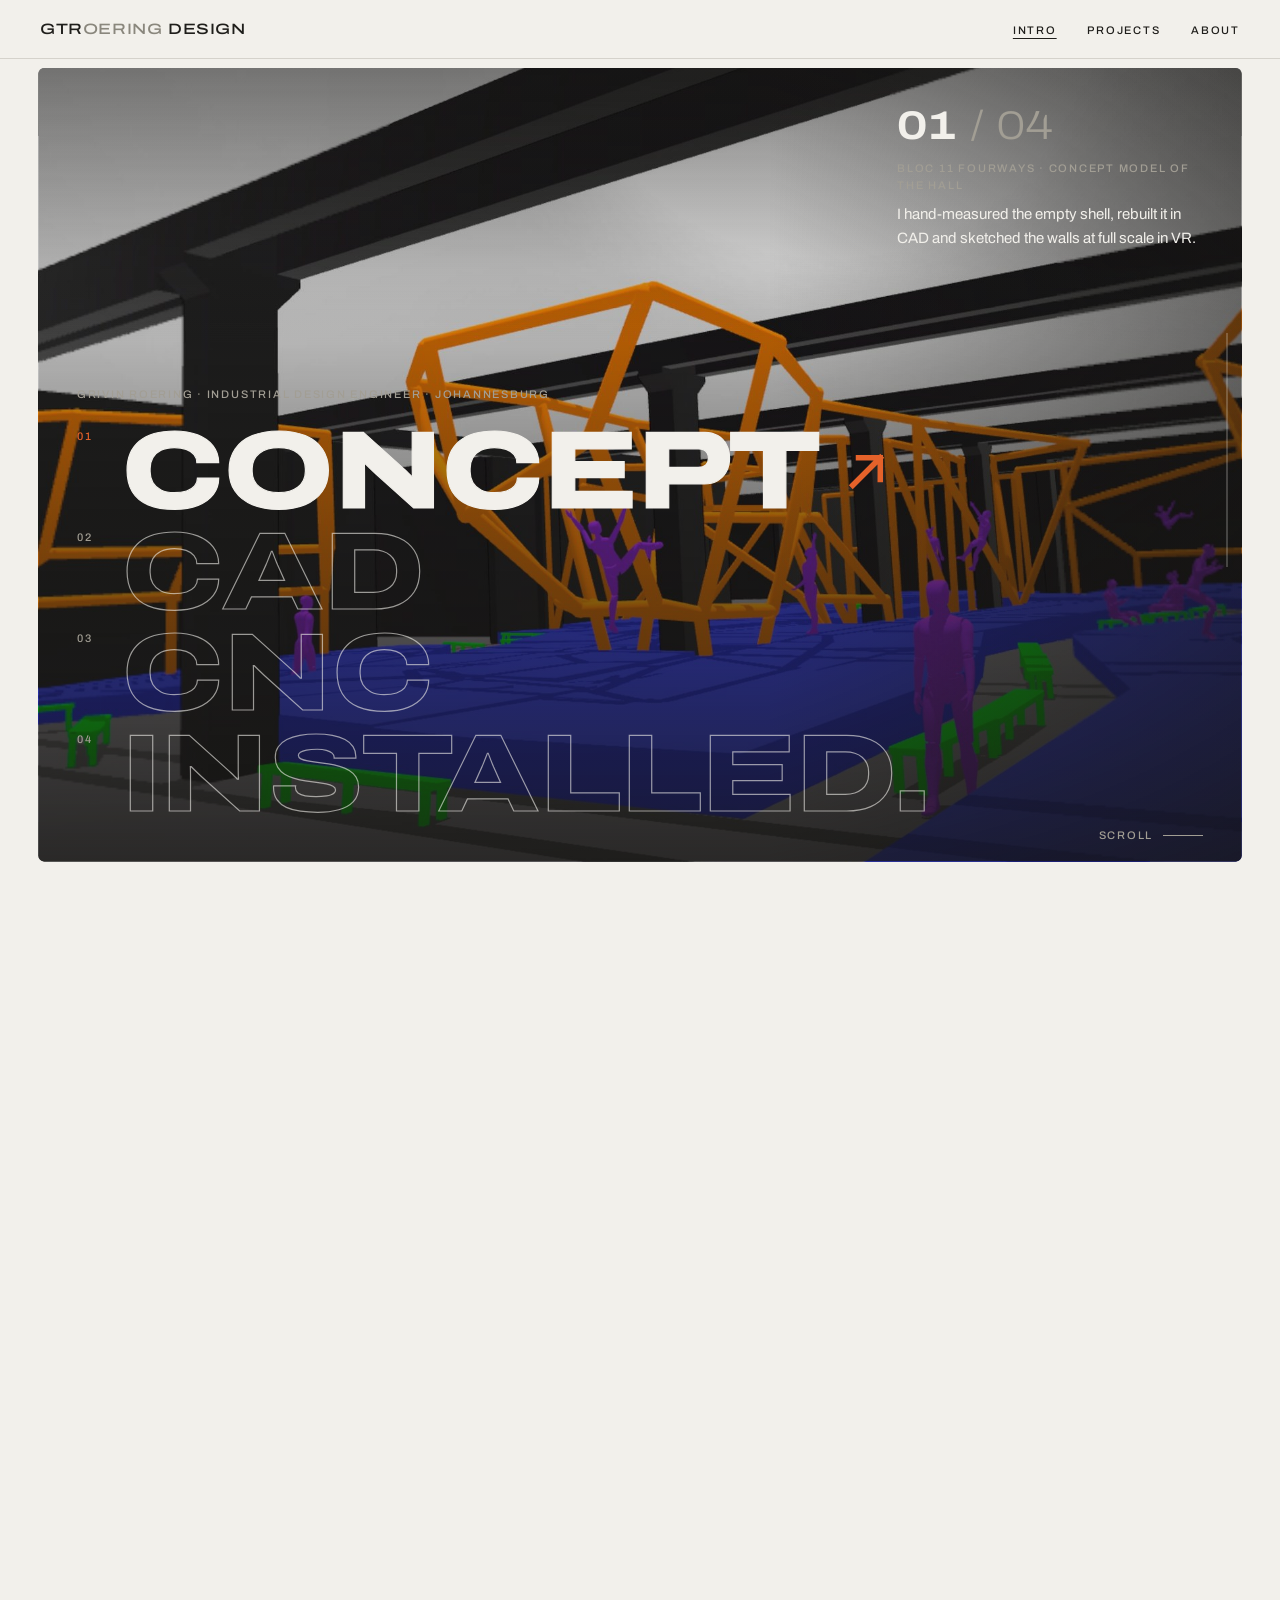
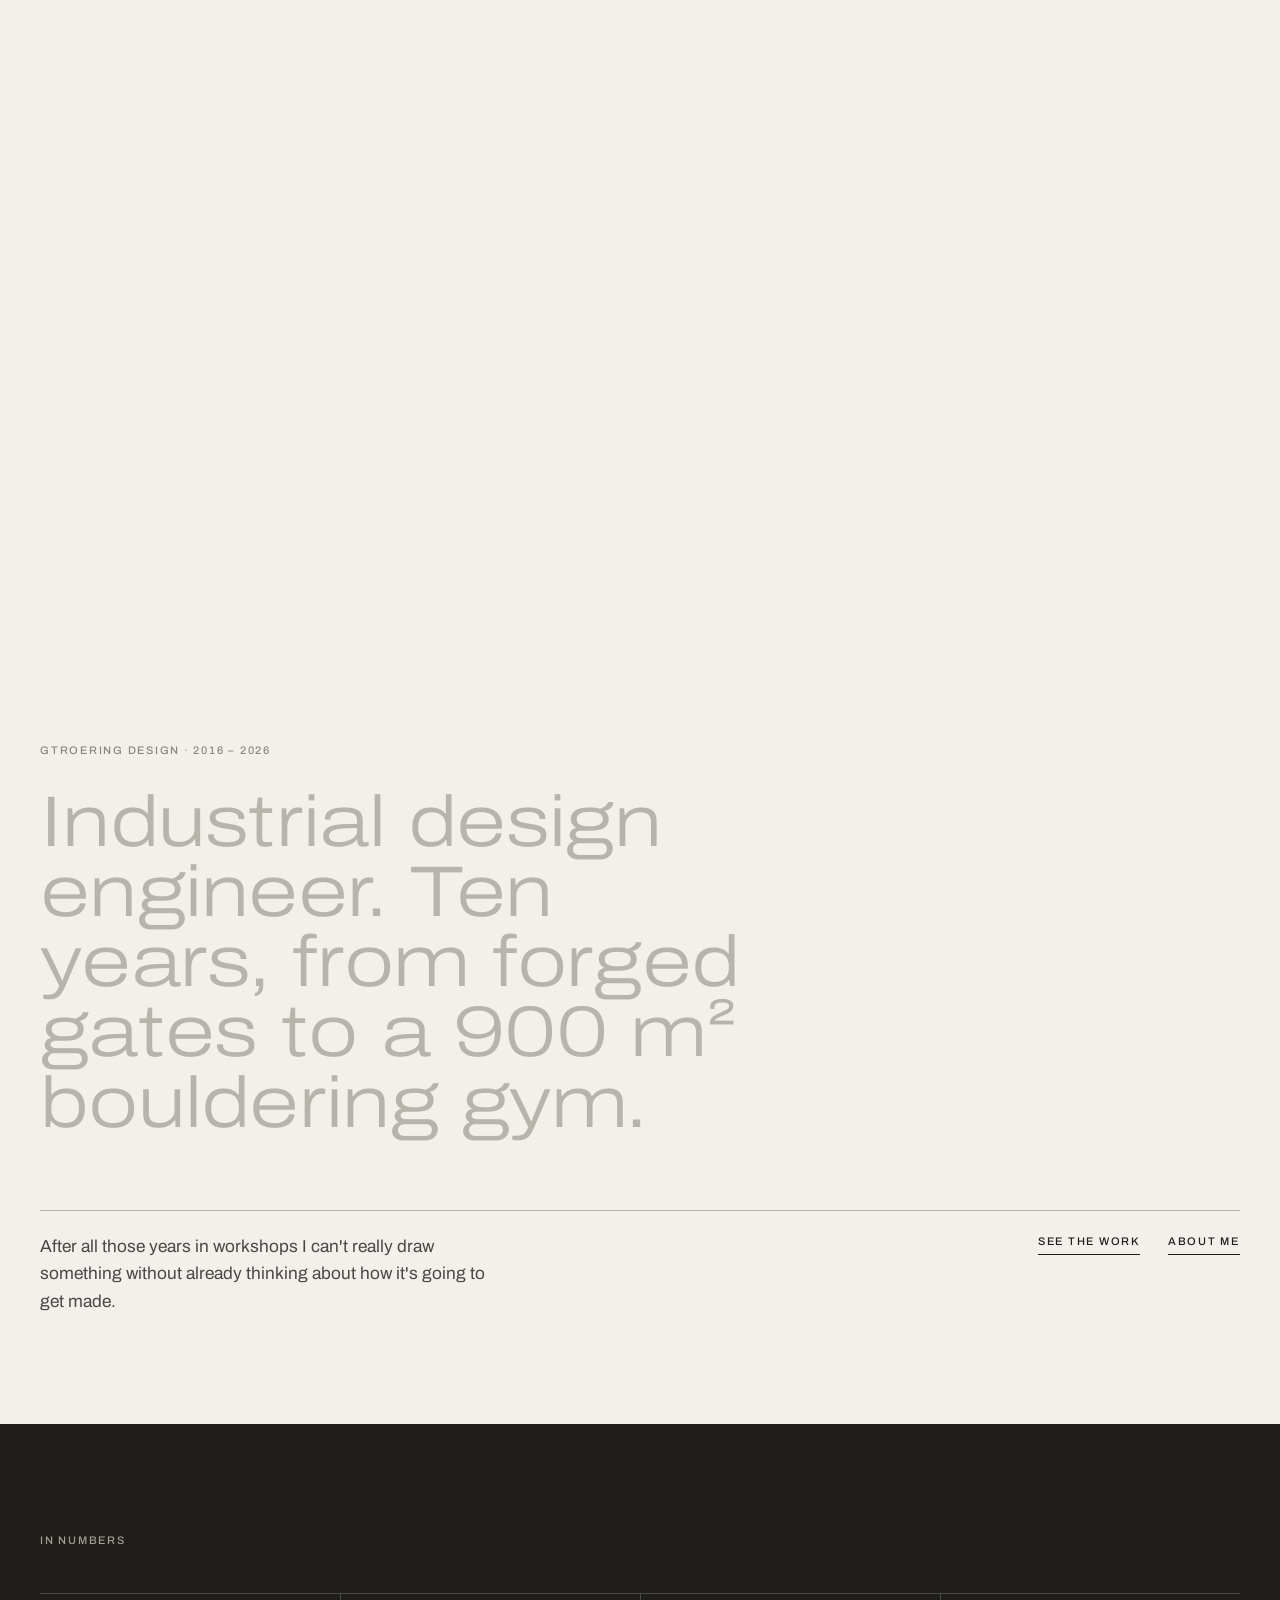
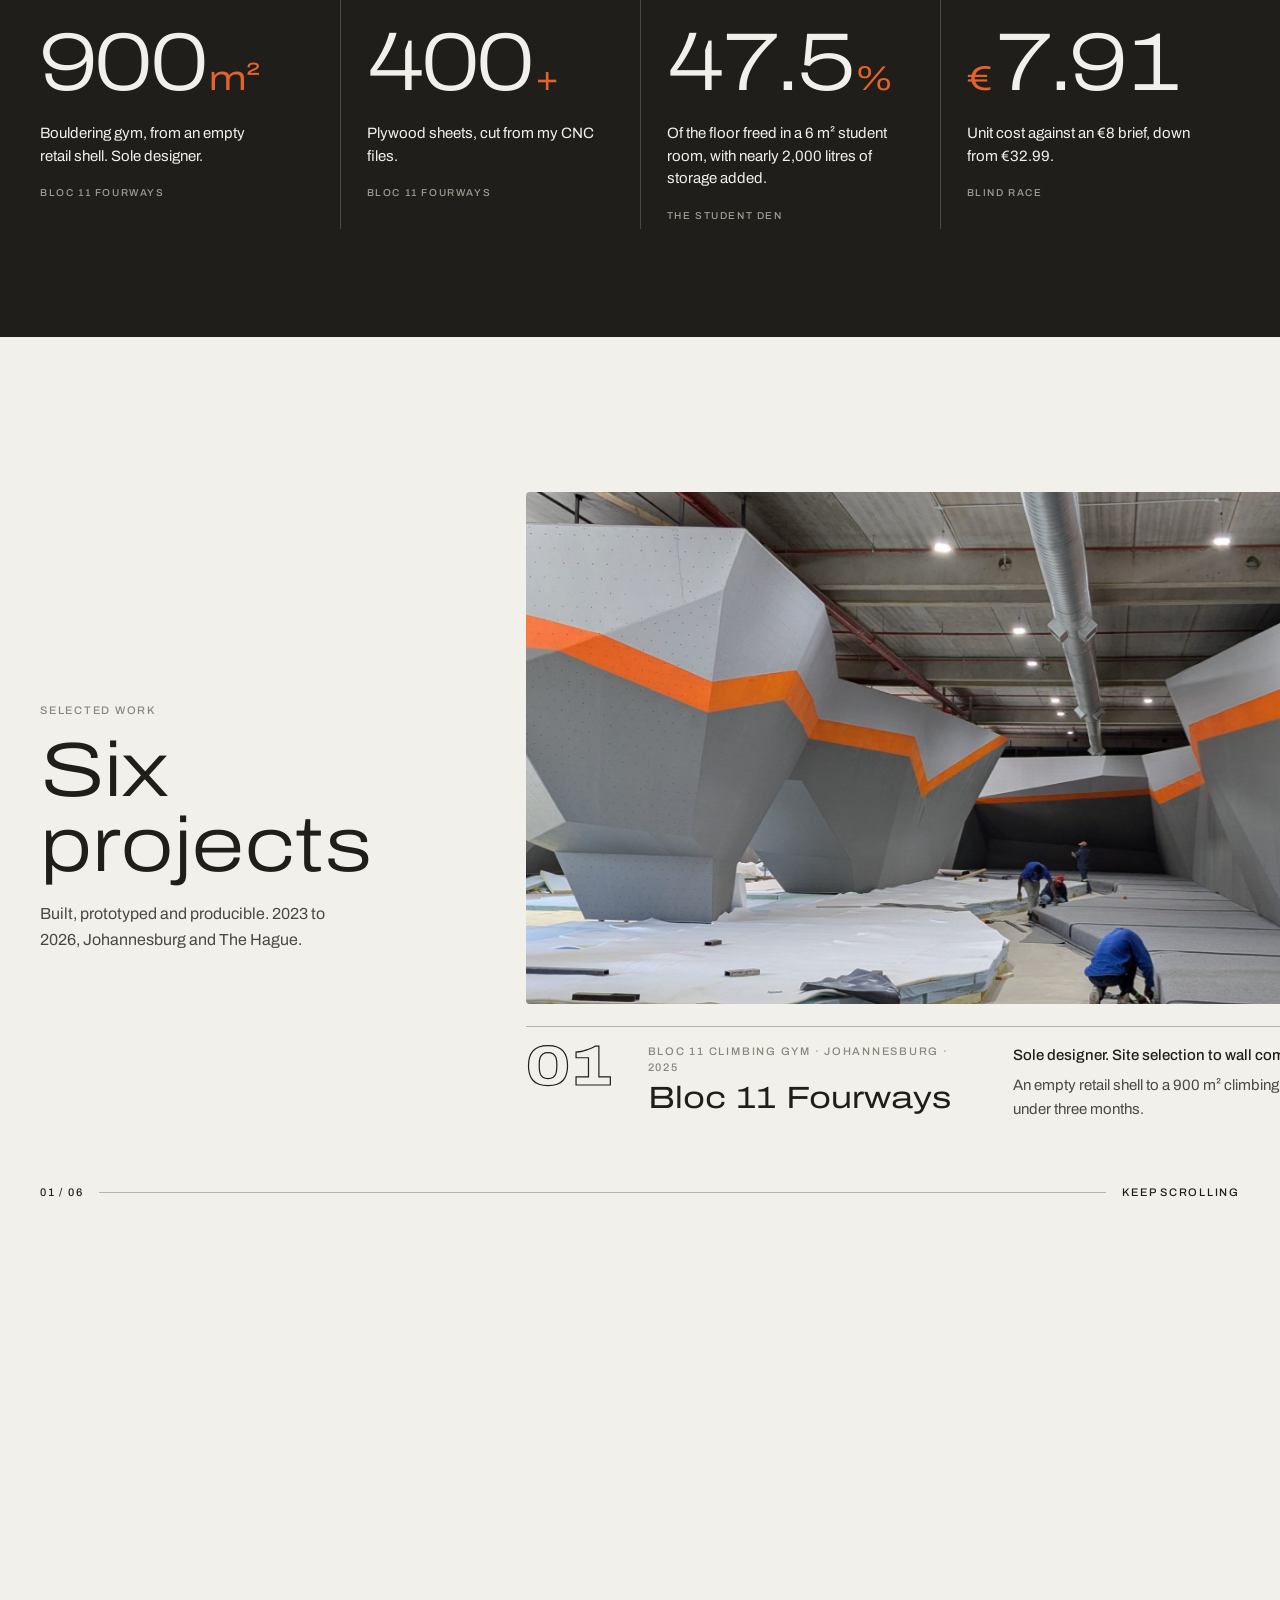
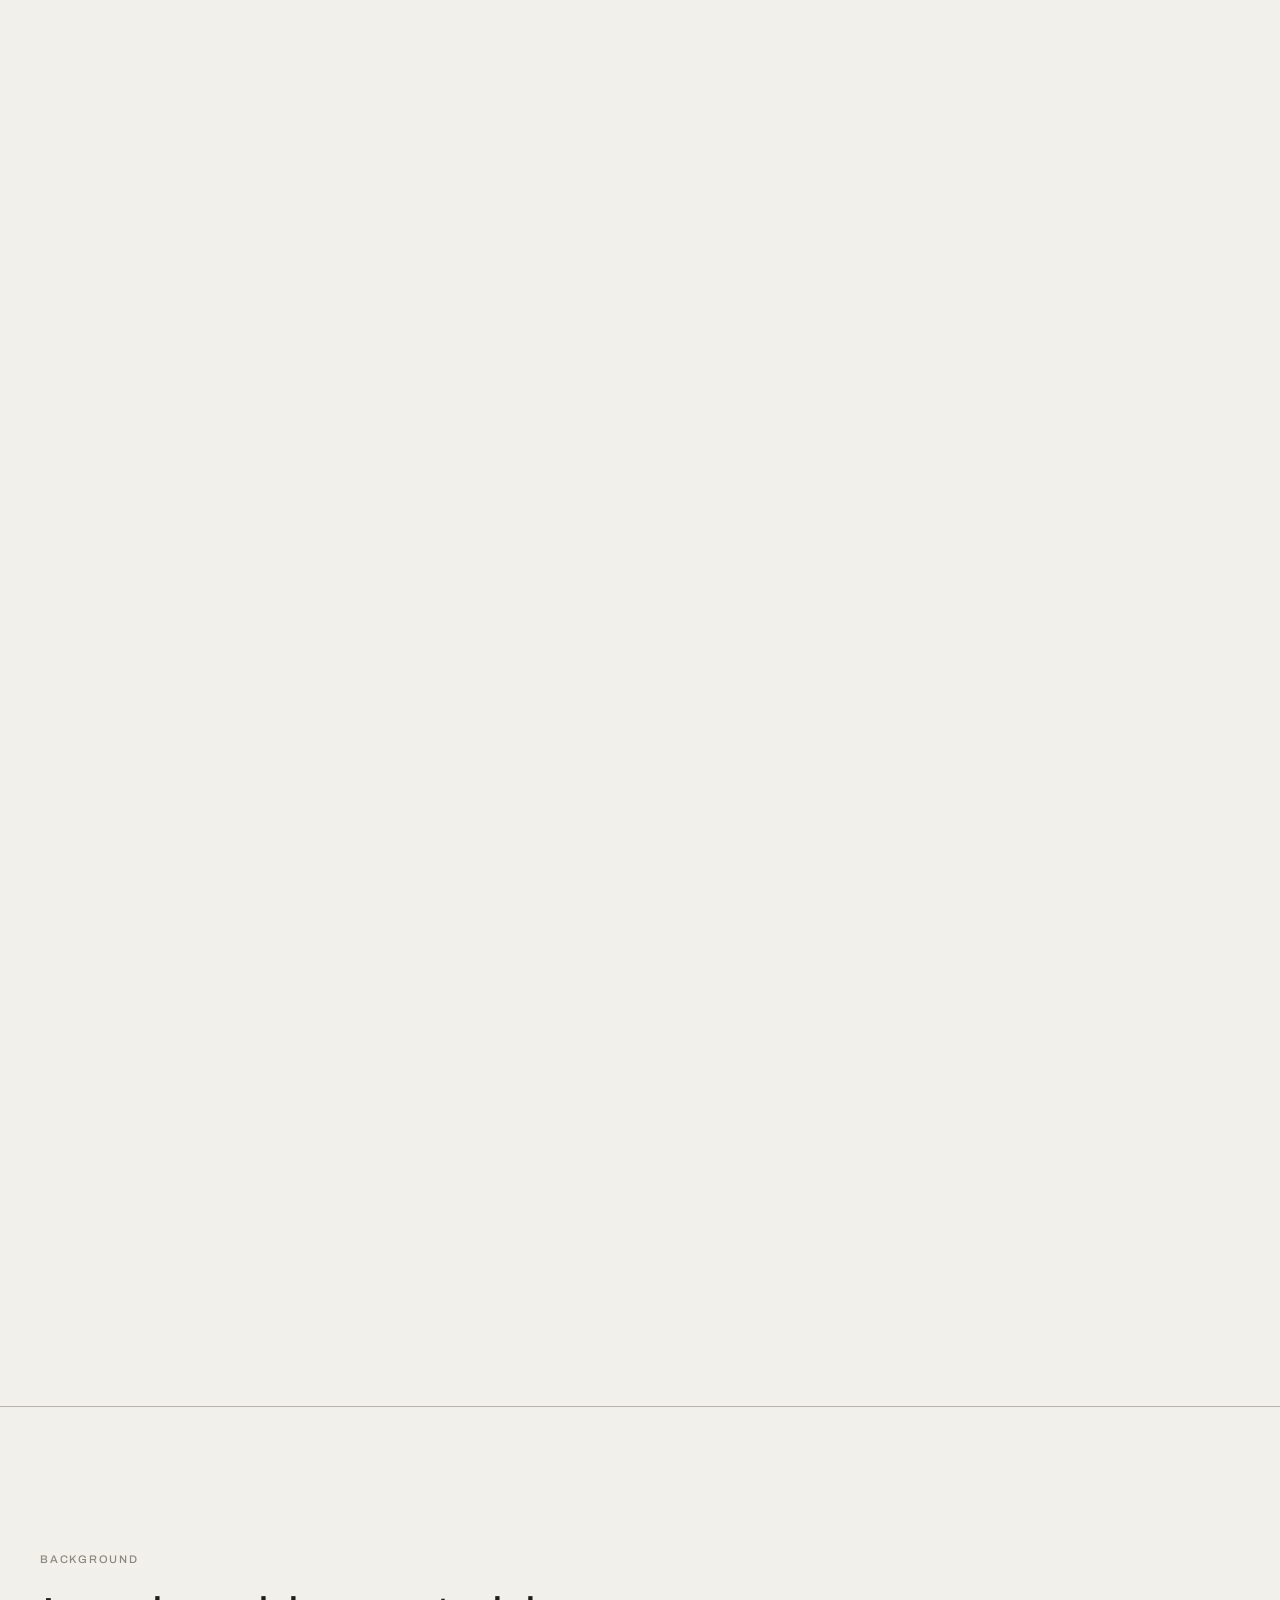
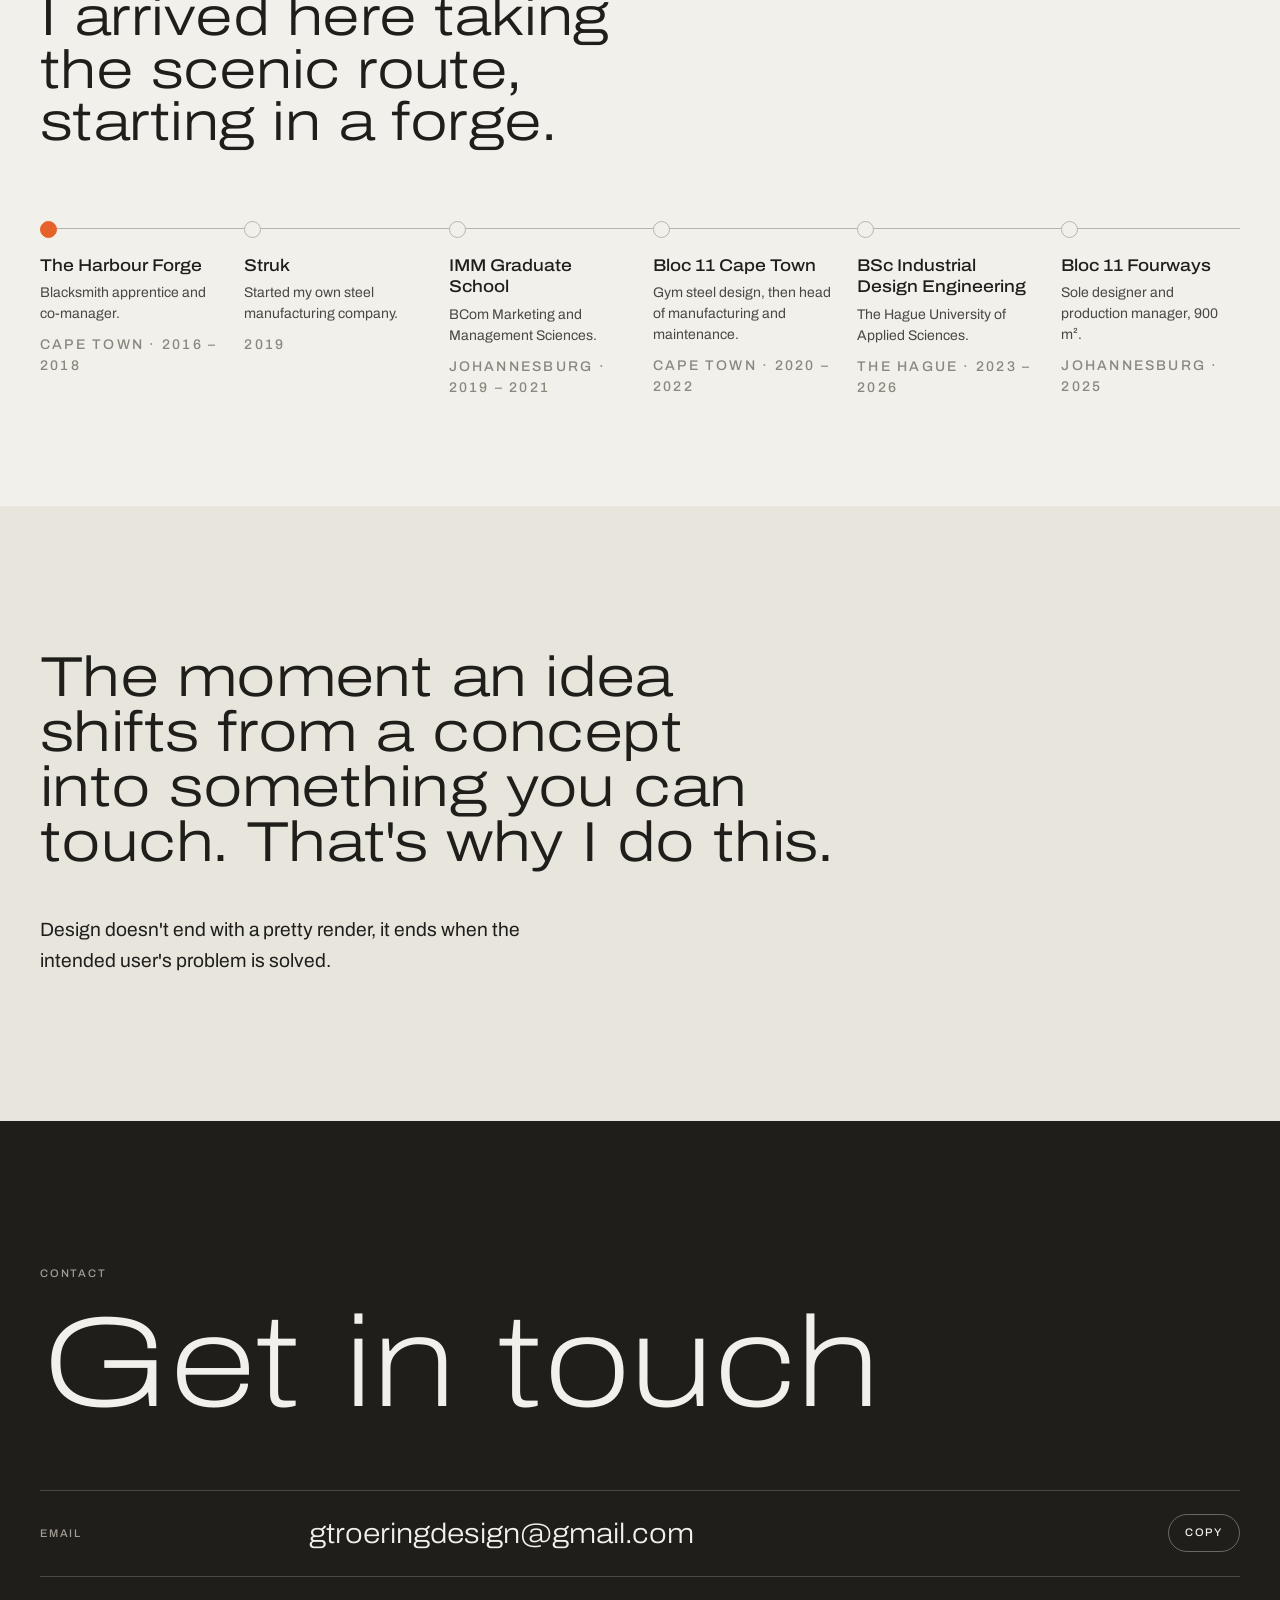
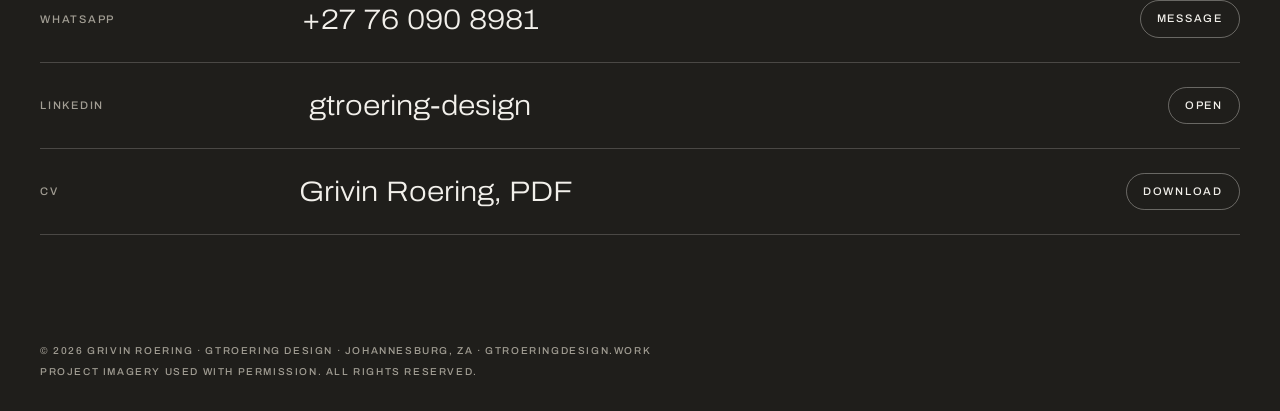
<file: index.html>
<!doctype html>
<html lang="en">
<head>
<meta charset="utf-8">
<meta name="viewport" content="width=device-width, initial-scale=1, viewport-fit=cover">
<title>GTRoering Design</title>
<meta name="description" content="Grivin Roering, industrial design engineer in Johannesburg. Concept to CAD to CNC to installed.">
<meta property="og:type" content="website">
<meta property="og:site_name" content="GTRoering Design">
<meta property="og:title" content="GTRoering Design">
<meta property="og:description" content="Grivin Roering, industrial design engineer in Johannesburg. Concept to CAD to CNC to installed.">
<meta property="og:url" content="https://gtroeringdesign.work/">
<meta property="og:image" content="https://gtroeringdesign.work/og-image.jpg">
<meta property="og:image:width" content="1200">
<meta property="og:image:height" content="630">
<meta name="twitter:card" content="summary_large_image">
<link rel="icon" href="favicon.ico" sizes="any">
<link rel="icon" type="image/png" href="favicon.png">
<link rel="apple-touch-icon" href="apple-touch-icon.png">
<link rel="preconnect" href="https://fonts.googleapis.com">
<link rel="preconnect" href="https://fonts.gstatic.com" crossorigin>
<link rel="stylesheet" href="https://fonts.googleapis.com/css2?family=Archivo:wdth,wght@62..125,100..900&display=swap">
<link rel="stylesheet" href="site.css?v=12">
<style>
  :root { padding-top: env(safe-area-inset-top, 0px); padding-bottom: env(safe-area-inset-bottom, 0px); }
  [hidden] { display: none !important; }
</style>
</head>
<body>
<nav class="nav wrap" aria-label="Main">
  <a class="mark" href="#top">GTR<span>oering</span> Design</a>
  <ul>
    <li><a href="./" aria-current="page">Intro</a></li>
    <li><a href="projects.html">Projects</a></li>
    <li><a href="about.html">About</a></li>
  </ul>
</nav>

<main id="top" class="no-js">
  <!-- 1. Process sequence. Four steps, told through the Bloc 11 Fourways build. -->
  <section class="hero" id="process" aria-label="How I work">
    <div class="hero-stage">
      <div class="hero-frame">
        <img class="hero-img on" src="img/intro-01-concept.jpg" alt="Concept model of the Bloc 11 Fourways hall: orange wall structures over blue matting, with figures for scale" width="2560" height="1440" fetchpriority="high">
        <img class="hero-img" src="img/intro-02-cad.jpg" alt="CAD model of the Bloc 11 Fourways hall with the wall structures and red plywood spines in place" width="2352" height="1007">
        <img class="hero-img" src="img/intro-03-cnc.jpg" alt="CNC router cutting plywood wall parts from a full sheet" width="2452" height="1181">
        <img class="hero-img" src="img/intro-04-installed.jpg" alt="Plywood bouldering walls going up inside the Bloc 11 Fourways shell" width="2560" height="1440">
      </div>

      <div class="hero-detail" aria-live="polite">
        <p class="count"><b id="stepNum">01</b><span> / 04</span></p>
        <p class="label" id="stepCap">Bloc 11 Fourways · Concept model of the hall</p>
        <p class="desc" id="stepDesc">I hand-measured the empty shell, rebuilt it in CAD and sketched the walls at full scale in VR.</p>
      </div>
      <div class="rail" aria-hidden="true"><b id="rail"></b></div>

      <div class="hero-content">
        <p class="label">Grivin Roering · Industrial design engineer · Johannesburg</p>
        <h1 class="sr-only">Concept, CAD, CNC, installed.</h1>
          <ol class="steps" aria-hidden="true">
            <li class="on" aria-hidden="true"><i>01</i>Concept<span class="arrow"><svg viewBox="0 0 24 24" focusable="false"><path d="M6 18 18 6M8.5 6H18v9.5"/></svg></span></li>
            <li aria-hidden="true"><i>02</i>CAD<span class="arrow"><svg viewBox="0 0 24 24" focusable="false"><path d="M6 18 18 6M8.5 6H18v9.5"/></svg></span></li>
            <li aria-hidden="true"><i>03</i>CNC<span class="arrow"><svg viewBox="0 0 24 24" focusable="false"><path d="M6 18 18 6M8.5 6H18v9.5"/></svg></span></li>
            <li aria-hidden="true"><i>04</i>Installed.</li>
          </ol>
      </div>
      <p class="hint label" id="hint">Scroll</p>
    </div>
  </section>

  <!-- 2. Statement -->
  <section class="statement wrap" aria-label="Introduction">
    <p class="label" style="margin-bottom:28px">GTRoering Design · 2016 – 2026</p>
    <h2 class="display fill" id="fill">Industrial design engineer. Ten years, from forged gates to a <em class="hot" style="font-style:normal">900&nbsp;m²</em> bouldering gym.</h2>
    <div class="statement-foot rise">
      <p>After all those years in workshops I can't really draw something without already thinking about how it's going to get made.</p>
      <div class="links">
        <a href="#work">See the work</a>
        <a href="about.html">About me</a>
      </div>
    </div>
  </section>

  <!-- 3. Figures. Facts about the designs, not the projects. -->
  <section class="figures wrap" aria-label="In numbers">
    <p class="label">In numbers</p>
    <div class="fig-grid">
      <div class="fig rise">
        <div class="fig-num"><span data-to="900" data-dec="0">900</span><small>m²</small></div>
        <p>Bouldering gym, from an empty retail shell. Sole designer.</p>
        <p class="label">Bloc 11 Fourways</p>
      </div>
      <div class="fig rise">
        <div class="fig-num"><span data-to="400" data-dec="0">400</span><small>+</small></div>
        <p>Plywood sheets, cut from my CNC files.</p>
        <p class="label">Bloc 11 Fourways</p>
      </div>
      <div class="fig rise">
        <div class="fig-num"><span data-to="47.5" data-dec="1">47.5</span><small>%</small></div>
        <p>Of the floor freed in a 6 m² student room, with nearly 2,000 litres of storage added.</p>
        <p class="label">The Student Den</p>
      </div>
      <div class="fig rise">
        <div class="fig-num"><small style="margin:0 0.06em 0 0">€</small><span data-to="7.91" data-dec="2">7.91</span></div>
        <p>Unit cost against an €8 brief, down from €32.99.</p>
        <p class="label">Blind Race</p>
      </div>
    </div>
  </section>

  <!-- 4. Selected work. Pinned horizontal scroll on wide screens. -->
  <section class="work" id="work" aria-label="Selected work">
    <div class="work-stage wrap">
      <div class="work-track" id="track">
        <div class="work-intro">
          <p class="label">Selected work</p>
          <h2 class="display" style="margin-top:14px">Six projects</h2>
          <p>Built, prototyped and producible. 2023 to 2026, Johannesburg and The Hague.</p>
        </div>

        <article class="card">
          <a class="card-media" href="projects.html#bloc-11" aria-label="Bloc 11 Fourways, full project">
            <img src="img/lead-bloc11.jpg" alt="Grey bouldering walls with an orange stripe, Bloc 11 Fourways" width="2560" height="1262" loading="lazy">
          </a>
          <div class="card-body">
            <div class="card-num" aria-hidden="true">01</div>
            <div>
              <p class="label">Bloc 11 Climbing Gym · Johannesburg · 2025</p>
              <h3>Bloc 11 Fourways</h3>
            </div>
            <div>
              <p class="role">Sole designer. Site selection to wall completion.</p>
              <p class="usp">An empty retail shell to a 900 m² climbing gym in under three months.</p>
            </div>
          </div>
        </article>

        <article class="card">
          <a class="card-media" href="projects.html#student-den" aria-label="The Student Den, full project">
            <img src="img/lead-sd.jpg" alt="Render of the Student Den unit in a cutaway student room" width="2560" height="1266" loading="lazy">
          </a>
          <div class="card-body">
            <div class="card-num" aria-hidden="true">02</div>
            <div>
              <p class="label">Turnkey Interiors · Johannesburg · 2026</p>
              <h3>The Student Den</h3>
            </div>
            <div>
              <p class="role">Sole designer. Research to producible design.</p>
              <p class="usp">Frees 47.5% of the floor in a 6 m² room while adding nearly 2,000 litres of storage.</p>
            </div>
          </div>
        </article>

        <article class="card">
          <a class="card-media" href="projects.html#unity-hands" aria-label="Unity Hands, full project">
            <img src="img/lead-uh.jpg" alt="The mayor of The Hague speaking beside the Unity Hands seat at its unveiling in Escamp" width="2560" height="1243" loading="lazy">
          </a>
          <div class="card-body">
            <div class="card-num" aria-hidden="true">03</div>
            <div>
              <p class="label">Municipality of The Hague · The Hague · 2025 – 2026</p>
              <h3>Unity Hands</h3>
            </div>
            <div>
              <p class="role">CAD and design for manufacture lead. Concept to installation.</p>
              <p class="usp">A giant public seat built to get a district voting, unveiled by the mayor.</p>
            </div>
          </div>
        </article>

        <article class="card">
          <a class="card-media" href="projects.html#fuller" aria-label="FULLER, full project">
            <img src="img/lead-fuller.jpg" alt="The FULLER drink dispenser prototype" width="2560" height="1416" loading="lazy">
          </a>
          <div class="card-body">
            <div class="card-num" aria-hidden="true">04</div>
            <div>
              <p class="label">Technology for Health Care, THUAS · The Hague · 2024</p>
              <h3>FULLER</h3>
            </div>
            <div>
              <p class="role">Concept, CAD and prototype.</p>
              <p class="usp">A drink dispenser for care homes, built so every wetted part survives a dishwasher at 85°C.</p>
            </div>
          </div>
        </article>

        <article class="card">
          <a class="card-media" href="projects.html#interactive-maquette" aria-label="Interactive Maquette, full project">
            <img src="img/lead-dc.jpg" alt="The Delft-blue DC microgrid maquette on display at the expo" width="1285" height="831" loading="lazy">
          </a>
          <div class="card-body">
            <div class="card-num" aria-hidden="true">05</div>
            <div>
              <p class="label">DC Power Laboratory · Delft · 2024</p>
              <h3>Interactive Maquette</h3>
            </div>
            <div>
              <p class="role">Team lead, CAD and 3D print production.</p>
              <p class="usp">A Delft-blue maquette that teaches DC microgrids by letting visitors load the grid by hand.</p>
            </div>
          </div>
        </article>

        <article class="card">
          <a class="card-media" href="projects.html#blind-race" aria-label="Blind Race, full project">
            <img src="img/lead-br.jpg" alt="User testing of Blind Race: a blindfolded player follows a guide's instructions through the course" width="2560" height="1309" loading="lazy">
          </a>
          <div class="card-body">
            <div class="card-num" aria-hidden="true">06</div>
            <div>
              <p class="label">BS Toys · The Hague · 2023</p>
              <h3>Blind Race</h3>
            </div>
            <div>
              <p class="role">Project lead, concept, CAD and costing.</p>
              <p class="usp">An electronics-free team game for children 5+, costed down from €32.99 to €7.91 a unit to meet an €8 brief.</p>
            </div>
          </div>
        </article>

        <div class="work-outro">
          <h2 class="display">Every project,<br>in full</h2>
          <div class="links" style="justify-content:flex-start">
            <a href="projects.html">Open the projects page</a>
          </div>
        </div>
      </div>
      <div class="work-progress wrap" aria-hidden="true">
        <span class="label" id="workCount">01 / 06</span>
        <span class="bar"><b id="workBar"></b></span>
        <span class="label">Keep scrolling</span>
      </div>
    </div>
  </section>

  <!-- 5. Route -->
  <section class="route wrap" id="route" aria-label="Background">
    <p class="label" style="margin-bottom:24px">Background</p>
    <h2 class="display">I arrived here taking the scenic route, starting in a forge.</h2>
    <div class="route-line">
      <span class="track" aria-hidden="true"><b id="routeBar"></b></span>
      <ol class="stops" id="stops">
        <li><h4>The Harbour Forge</h4><p>Blacksmith apprentice and co-manager.</p><p class="label">Cape Town · 2016 – 2018</p></li>
        <li><h4>Struk</h4><p>Started my own steel manufacturing company.</p><p class="label">2019</p></li>
        <li><h4>IMM Graduate School</h4><p>BCom Marketing and Management Sciences.</p><p class="label">Johannesburg · 2019 – 2021</p></li>
        <li><h4>Bloc 11 Cape Town</h4><p>Gym steel design, then head of manufacturing and maintenance.</p><p class="label">Cape Town · 2020 – 2022</p></li>
        <li><h4>BSc Industrial Design Engineering</h4><p>The Hague University of Applied Sciences.</p><p class="label">The Hague · 2023 – 2026</p></li>
        <li><h4>Bloc 11 Fourways</h4><p>Sole designer and production manager, 900 m².</p><p class="label">Johannesburg · 2025</p></li>
      </ol>
    </div>
  </section>

  <!-- 6. Belief -->
  <section class="belief wrap" aria-label="Why I do this">
    <blockquote class="rise">
      <p class="display">The moment an idea shifts from a concept into something you can touch. That's why I do this.</p>
    </blockquote>
    <p class="after rise">Design doesn't end with a pretty render, it ends when the intended user's problem is solved.</p>
  </section>

  <!-- 7. Contact -->
  <section class="contact wrap" id="contact" aria-label="Contact">
    <p class="label" style="color:var(--on-dark-dim);margin-bottom:20px">Contact</p>
    <h2 class="display">Get in touch</h2>
    <div class="contact-rows">
      <div class="row">
        <span class="label">Email</span>
        <span class="val" id="email" data-x="Z3Ryb2VyaW5nZGVzaWduQGdtYWlsLmNvbQ=="></span>
        <button type="button" id="copyEmail">Copy</button>
      </div>
      <div class="row">
        <span class="label">WhatsApp</span>
        <span class="val" data-x="KzI3IDc2IDA5MCA4OTgx"></span>
        <a class="go" href="#" data-wa="Mjc3NjA5MDg5ODE=">Message</a>
      </div>
      <div class="row">
        <span class="label">LinkedIn</span>
        <span class="val">gtroering-design</span>
        <a class="go" href="https://www.linkedin.com/in/gtroering-design">Open</a>
      </div>
      <div class="row">
        <span class="label">CV</span>
        <span class="val">Grivin Roering, PDF</span>
        <a class="go" href="Grivin-Roering-CV.pdf" download>Download</a>
      </div>
    </div>
    <script>
      /* Email and number are stored encoded so simple scrapers reading the page code miss them */
      document.querySelectorAll('[data-x]').forEach(e => e.textContent = atob(e.dataset.x));
      document.querySelectorAll('[data-wa]').forEach(a => a.href = 'https://wa.me/' + atob(a.dataset.wa));
    </script>
    <div class="foot">
      <p class="label">© 2026 Grivin Roering · GTRoering Design · Johannesburg, ZA · gtroeringdesign.work</p>
      <p class="label">Project imagery used with permission. All rights reserved.</p>
    </div>
  </section>
</main>

<script>
(() => {
  const main = document.getElementById('top');
  main.classList.remove('no-js');
  const reduce = matchMedia('(prefers-reduced-motion: reduce)').matches;
  const clamp = (v, a = 0, b = 1) => Math.min(b, Math.max(a, v));
  const vh = () => window.innerHeight;
  const pad = n => String(n).padStart(2, '0');

  /* ---- Hero sequence ---- */
  const hero = document.getElementById('process');
  const frame = hero.querySelector('.hero-frame');
  const imgs = [...hero.querySelectorAll('.hero-img')];
  const words = [...hero.querySelectorAll('.steps li')];
  const stepNum = document.getElementById('stepNum');
  const stepCap = document.getElementById('stepCap');
  const stepDesc = document.getElementById('stepDesc');
  const rail = document.getElementById('rail');
  const hint = document.getElementById('hint');
  const steps = [
    ['Bloc 11 Fourways · Concept model of the hall', 'I hand-measured the empty shell, rebuilt it in CAD and sketched the walls at full scale in VR.'],
    ['Bloc 11 Fourways · CAD model, structure and spines', 'Dimensionally accurate surfaces first, then the structure built off them.'],
    ['Bloc 11 Fourways · CNC cutting the wall parts', 'Every cutting file on the job. I trained the CNC operator before the venue was even settled.'],
    ['Bloc 11 Fourways · Walls going up in the shell', 'I set the assembly method and corrected on site. 900 m² in under three months.']
  ];
  let current = 0;
  const startInset = () => {
    const narrow = innerWidth < 900;
    return { t: narrow ? 60 : 68, s: narrow ? 12 : innerWidth * 0.03, r: 6 };
  };
  function setStep(i) {
    if (i === current) return;
    current = i;
    imgs.forEach((im, k) => im.classList.toggle('on', k === i));
    words.forEach((w, k) => w.classList.toggle('on', k === i));
    stepNum.textContent = pad(i + 1);
    stepCap.textContent = steps[i][0];
    stepDesc.textContent = steps[i][1];
  }
  function heroFrame() {
    const r = hero.getBoundingClientRect();
    const total = r.height - vh();
    const p = clamp(-r.top / total);
    const step = Math.min(3, Math.floor(p * 4 * 0.999));
    setStep(step);
    rail.style.height = (p * 100) + '%';
    hint.style.opacity = p > 0.03 ? 0 : 1;
    if (!reduce) {
      const s = startInset();
      const e = 1 - Math.pow(1 - clamp(p / 0.12), 3);
      const k = 1 - e;
      frame.style.clipPath = `inset(${s.t * k}px ${s.s * k}px ${s.s * k}px ${s.s * k}px round ${s.r * k}px)`;
      const local = clamp(p * 4 - step);
      imgs[step].style.transform = `scale(${1.08 - 0.08 * local})`;
    }
  }

  /* ---- Statement word fill ---- */
  const fill = document.getElementById('fill');
  (function split(el) {
    const walk = node => {
      [...node.childNodes].forEach(n => {
        if (n.nodeType === 3) {
          const frag = document.createDocumentFragment();
          n.textContent.split(/(\s+)/).forEach(part => {
            if (!part) return;
            if (/^\s+$/.test(part)) { frag.appendChild(document.createTextNode(part)); return; }
            const s = document.createElement('span');
            s.className = 'w' + (node.classList && node.classList.contains('hot') ? ' hot' : '');
            s.textContent = part;
            frag.appendChild(s);
          });
          n.replaceWith(frag);
        } else if (n.nodeType === 1) walk(n);
      });
    };
    walk(el);
  })(fill);
  const fillWords = [...fill.querySelectorAll('.w')];
  if (reduce) fillWords.forEach(w => w.classList.add('lit'));
  function fillFrame() {
    if (reduce) return;
    const r = fill.getBoundingClientRect();
    const q = clamp((vh() * 0.85 - r.top) / (r.height + vh() * 0.35));
    const n = Math.round(q * fillWords.length);
    fillWords.forEach((w, i) => w.classList.toggle('lit', i < n));
  }

  /* ---- Work: pinned horizontal run ---- */
  const work = document.getElementById('work');
  const track = document.getElementById('track');
  const cards = [...track.querySelectorAll('.card')];
  const workCount = document.getElementById('workCount');
  const workBar = document.getElementById('workBar');
  const wide = matchMedia('(min-width: 900px)');
  let pinned = false, dist = 0;
  function layoutWork() {
    pinned = !reduce;
    work.classList.toggle('is-pinned', pinned);
    if (!pinned) { work.style.height = ''; track.style.transform = ''; return; }
    // Stop when the last panel's right edge sits one gutter in from the screen edge.
    const left = track.getBoundingClientRect().left - (parseFloat(getComputedStyle(track).transform.split(',')[4]) || 0);
    dist = Math.max(0, track.scrollWidth - (innerWidth - 2 * left));
    work.style.height = (dist + vh()) + 'px';
  }
  function workFrame() {
    const mid = innerWidth / 2;
    if (pinned) {
      const r = work.getBoundingClientRect();
      const p = clamp(-r.top / Math.max(1, r.height - vh()));
      track.style.transform = `translate3d(${-p * dist}px,0,0)`;
      workBar.style.width = (p * 100) + '%';
      let best = 0, bestD = Infinity;
      cards.forEach((c, i) => {
        const cr = c.getBoundingClientRect();
        const d = Math.abs(cr.left + cr.width / 2 - mid);
        if (d < bestD) { bestD = d; best = i; }
      });
      workCount.textContent = pad(best + 1) + ' / ' + pad(cards.length);
    }
    if (reduce) return;
    cards.forEach(c => {
      const img = c.querySelector('img');
      const cr = c.getBoundingClientRect();
      if (pinned) {
        const off = (cr.left + cr.width / 2 - mid) / innerWidth;
        img.style.transform = `translate3d(${clamp(off, -1, 1) * -5}%,0,0) scale(1.12)`;
      } else {
        const off = (cr.top + cr.height / 2 - vh() / 2) / vh();
        img.style.transform = `translate3d(0,${clamp(off, -1, 1) * -4}%,0) scale(1.12)`;
      }
    });
  }

  /* ---- Route line ---- */
  const route = document.getElementById('route');
  const routeBar = document.getElementById('routeBar');
  const stops = [...document.querySelectorAll('#stops li')];
  function routeFrame() {
    const line = route.querySelector('.route-line').getBoundingClientRect();
    const q = clamp((vh() * 0.8 - line.top) / (line.height + vh() * 0.2));
    const vertical = innerWidth < 900;
    routeBar.style.width = vertical ? '100%' : (q * 100) + '%';
    routeBar.style.height = vertical ? (q * 100) + '%' : '100%';
    stops.forEach((s, i) => s.classList.toggle('on', q >= (i / (stops.length - 1)) - 0.02));
  }

  /* ---- Reveal + count-up ---- */
  const io = 'IntersectionObserver' in window ? new IntersectionObserver(entries => {
    entries.forEach(en => {
      if (!en.isIntersecting) return;
      en.target.classList.add('in');
      en.target.querySelectorAll('[data-to]').forEach(countUp);
      io.unobserve(en.target);
    });
  }, { threshold: 0.25 }) : null;
  document.querySelectorAll('.rise').forEach(el => io ? io.observe(el) : el.classList.add('in'));
  function countUp(el) {
    if (reduce) return;
    const to = parseFloat(el.dataset.to), dec = +el.dataset.dec, t0 = performance.now(), dur = 1300;
    const tick = t => {
      const k = clamp((t - t0) / dur), e = 1 - Math.pow(1 - k, 4);
      el.textContent = (to * e).toFixed(dec);
      if (k < 1) requestAnimationFrame(tick); else el.textContent = to.toFixed(dec);
    };
    requestAnimationFrame(tick);
  }

  /* ---- Copy email ---- */
  const copyBtn = document.getElementById('copyEmail');
  copyBtn.addEventListener('click', () => {
    const text = document.getElementById('email').textContent.trim();
    const done = () => { copyBtn.textContent = 'Copied'; setTimeout(() => copyBtn.textContent = 'Copy', 1800); };
    const fallback = () => {
      const r = document.createRange(); r.selectNodeContents(document.getElementById('email'));
      const s = getSelection(); s.removeAllRanges(); s.addRange(r);
      copyBtn.textContent = 'Selected';
    };
    try { navigator.clipboard.writeText(text).then(done, fallback); } catch (e) { fallback(); }
  });

  /* ---- Loop ---- */
  let ticking = false;
  function frameAll() { ticking = false; heroFrame(); fillFrame(); workFrame(); routeFrame(); }
  function onScroll() { if (!ticking) { ticking = true; requestAnimationFrame(frameAll); } }
  addEventListener('scroll', onScroll, { passive: true });
  addEventListener('resize', () => { layoutWork(); onScroll(); });
  wide.addEventListener?.('change', () => { layoutWork(); onScroll(); });
  window.addEventListener('load', () => { layoutWork(); onScroll(); });
  /* Sideways input on the project row: a sideways trackpad scroll or a sideways swipe
     moves through the projects the same way scrolling down does */
  const stage = work.querySelector('.work-stage');
  const inRow = () => { if (!pinned) return false; const r = work.getBoundingClientRect(); return r.top <= 1 && r.bottom >= vh() - 1; };
  stage.addEventListener('wheel', e => {
    if (!inRow() || Math.abs(e.deltaX) <= Math.abs(e.deltaY)) return;
    const r = work.getBoundingClientRect();
    const atStart = r.top >= 0 && e.deltaX < 0, atEnd = r.bottom <= vh() && e.deltaX > 0;
    if (atStart || atEnd) return;
    e.preventDefault();
    scrollBy({ top: e.deltaMode === 1 ? e.deltaX * 16 : e.deltaX, behavior: 'instant' });
  }, { passive: false });
  let tx = null, ty = null, sideways = null;
  stage.addEventListener('touchstart', e => {
    const t = e.touches[0];
    tx = t.clientX; ty = t.clientY; sideways = null;
    if (tx < 24 || tx > innerWidth - 24) tx = null;   /* leave the phone's edge back-swipe alone */
  }, { passive: true });
  stage.addEventListener('touchmove', e => {
    if (tx === null || !inRow()) return;
    const t = e.touches[0], dx = t.clientX - tx, dy = t.clientY - ty;
    if (sideways === null && Math.abs(dx) + Math.abs(dy) > 8) sideways = Math.abs(dx) > Math.abs(dy);
    if (!sideways) return;
    e.preventDefault();
    scrollBy({ top: -dx * 1.4, behavior: 'instant' });
    tx = t.clientX; ty = t.clientY;
  }, { passive: false });
  stage.addEventListener('touchend', () => { tx = null; sideways = null; }, { passive: true });

  layoutWork(); frameAll();
})();
</script>
</body>
</html>
</file>
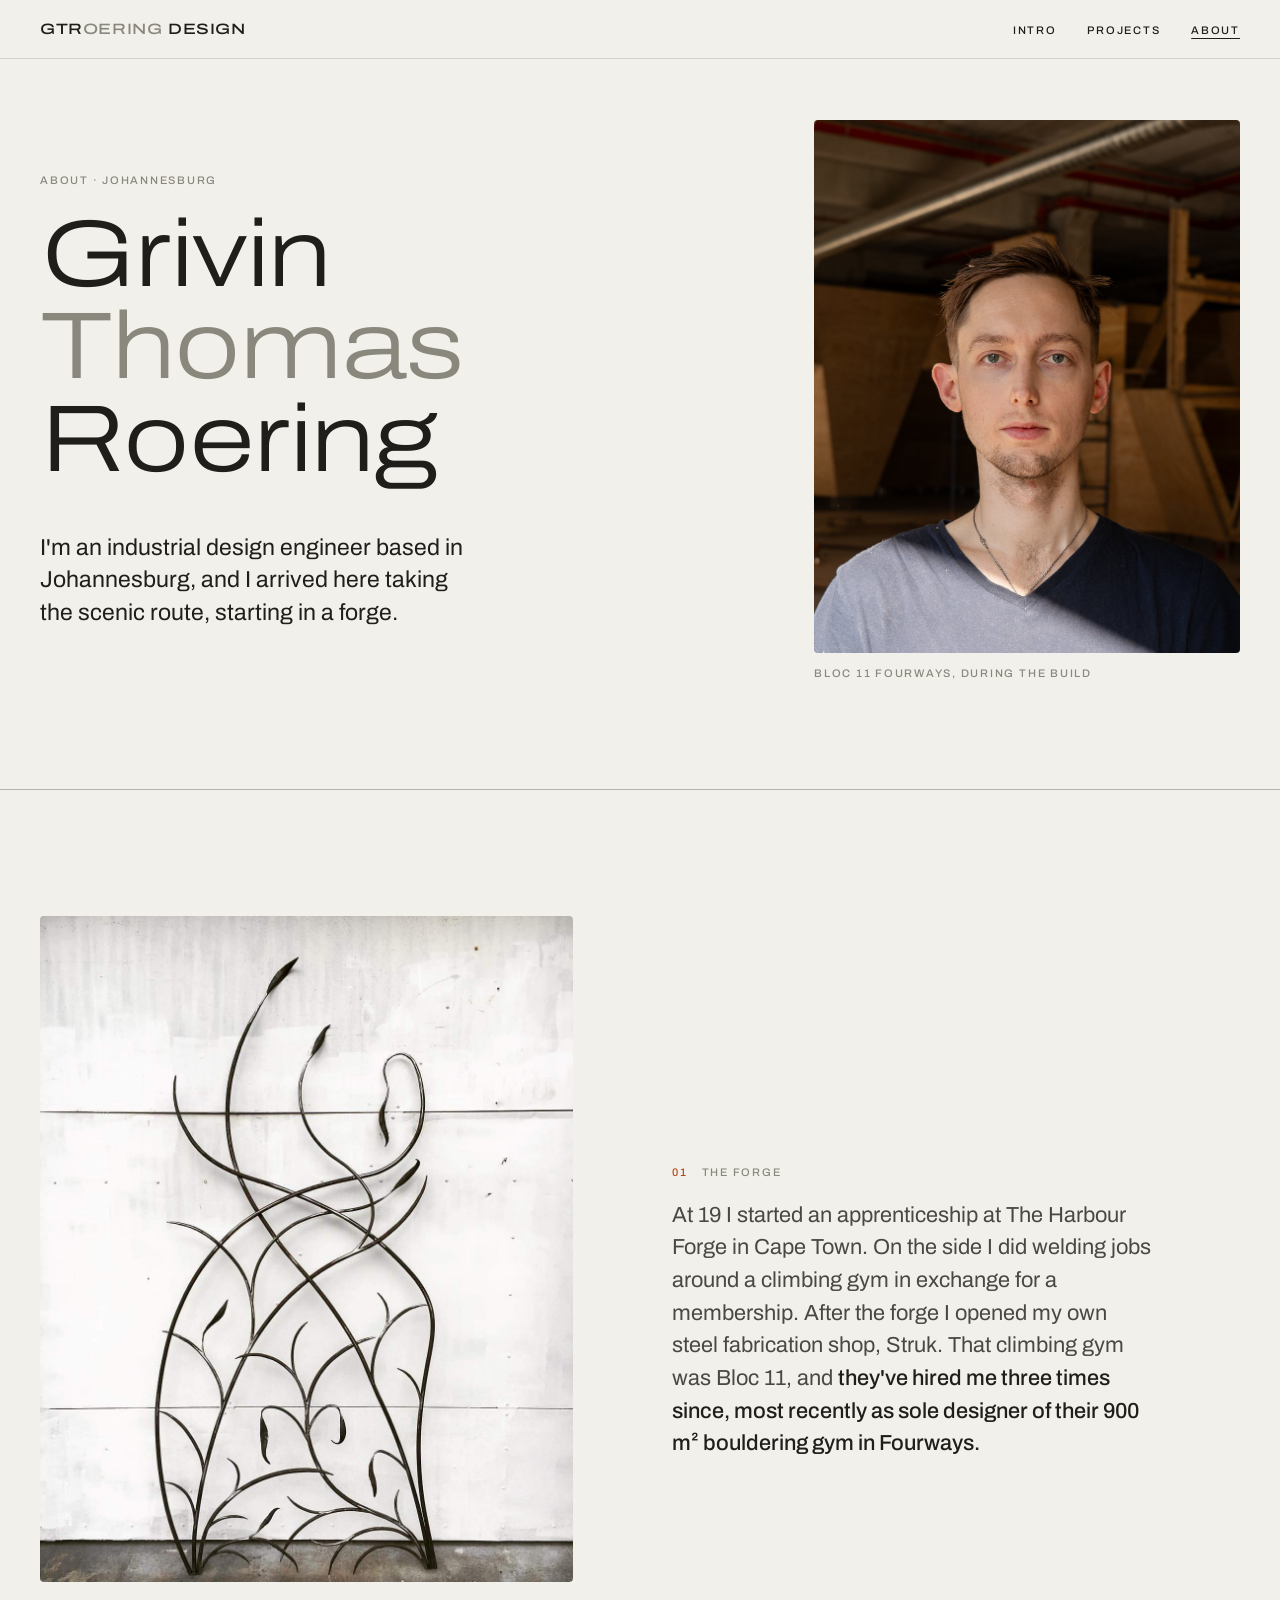
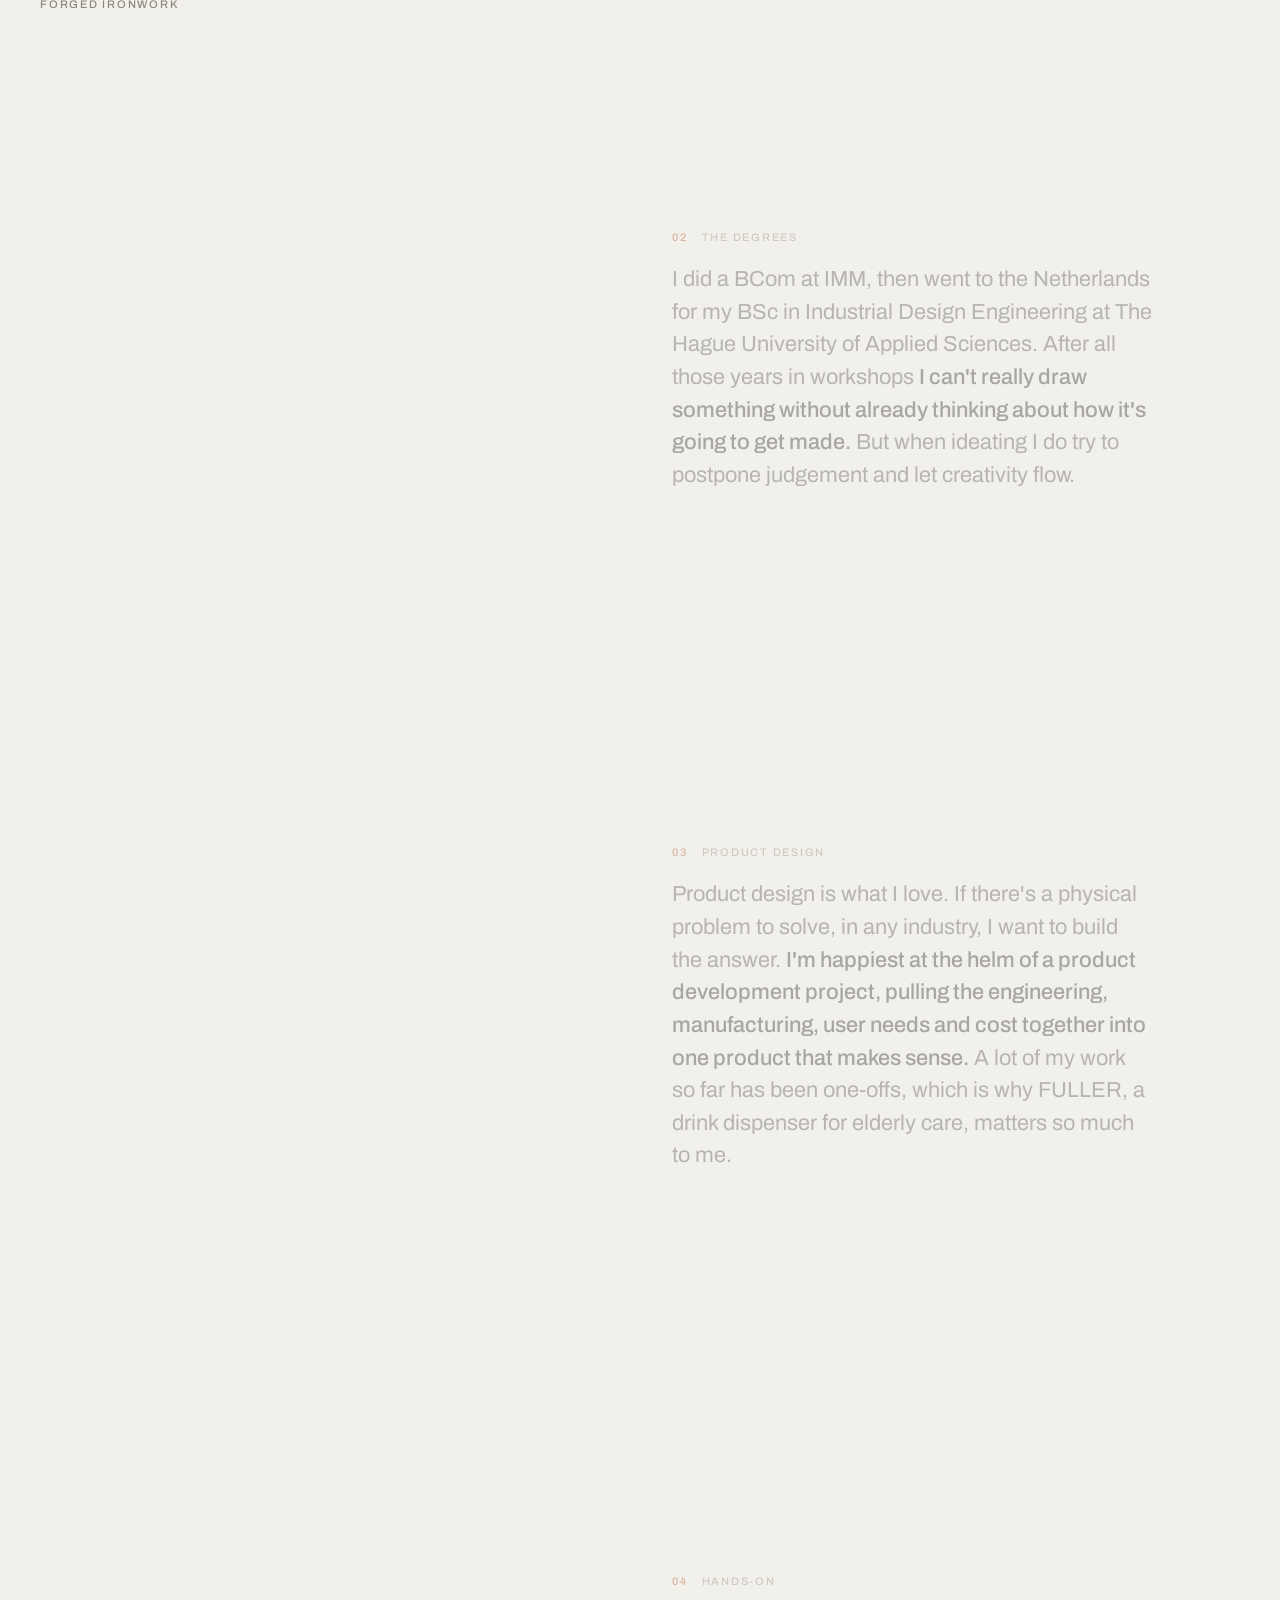
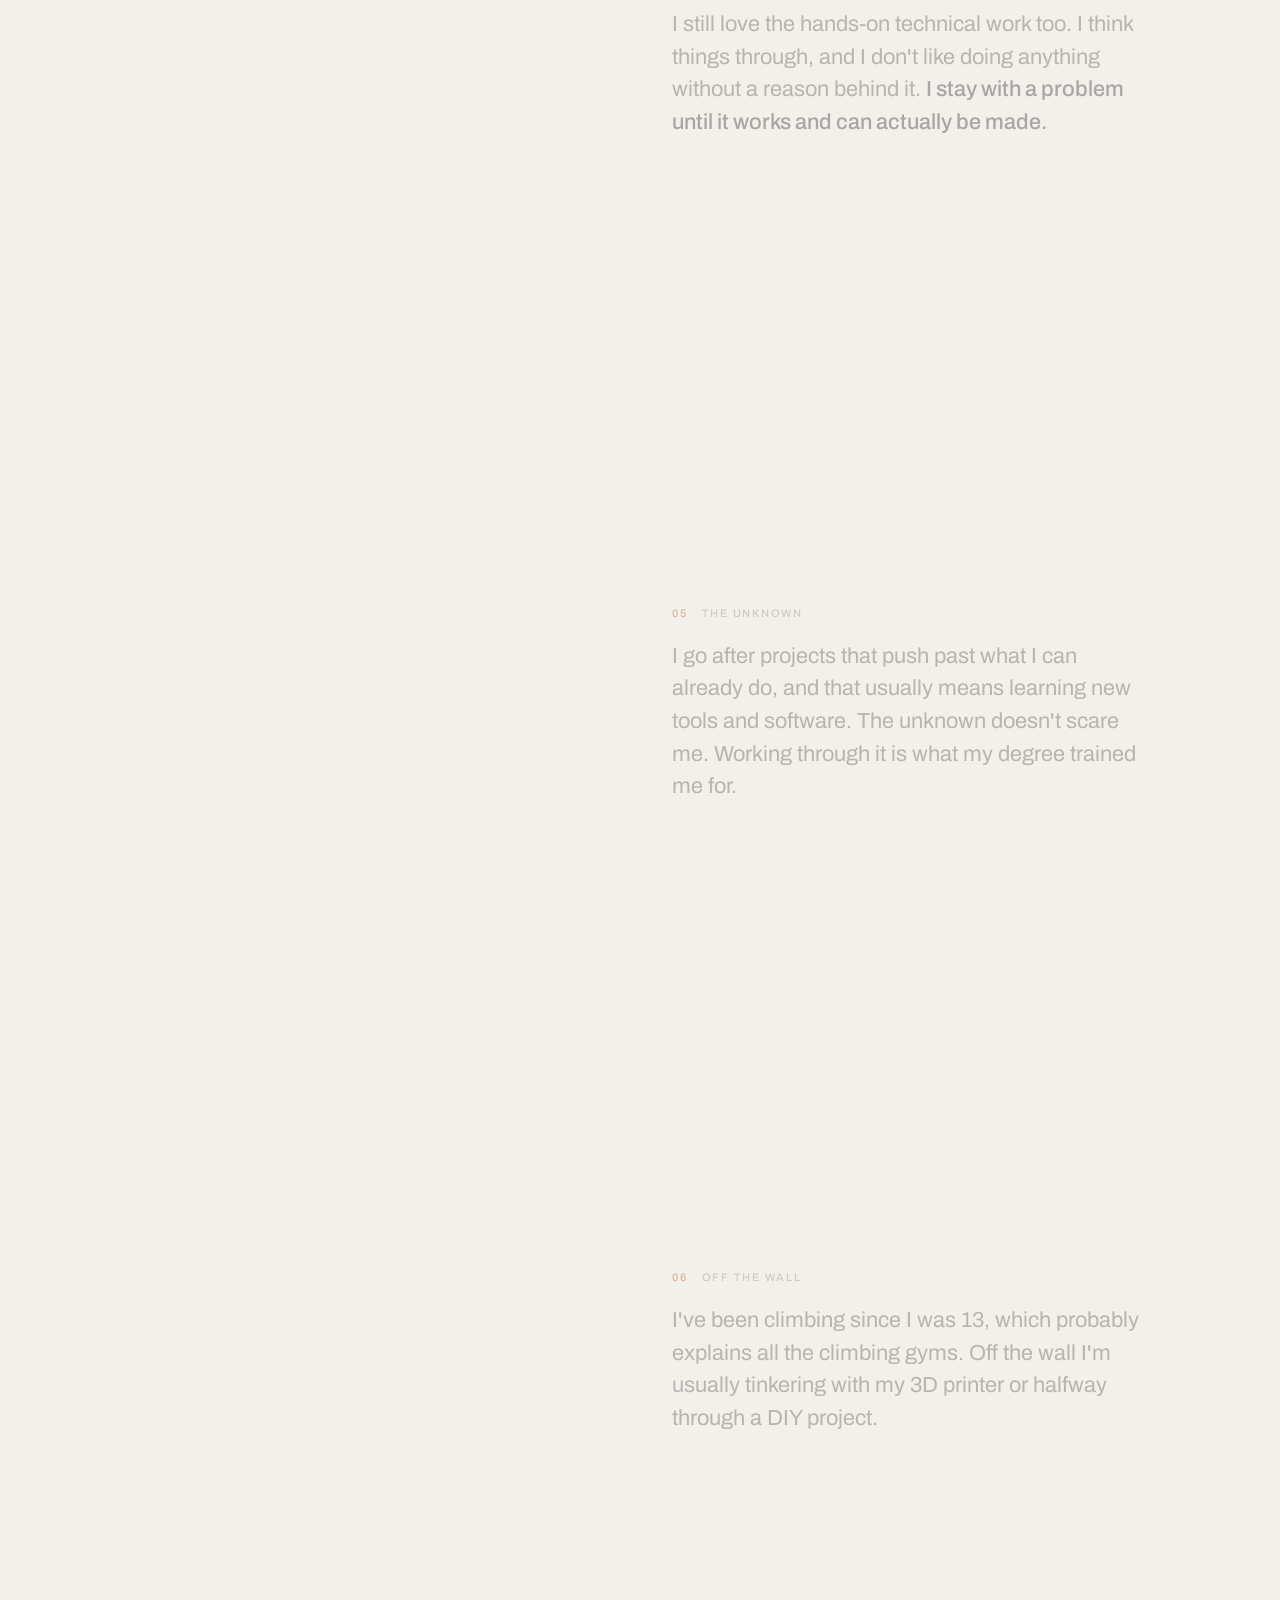
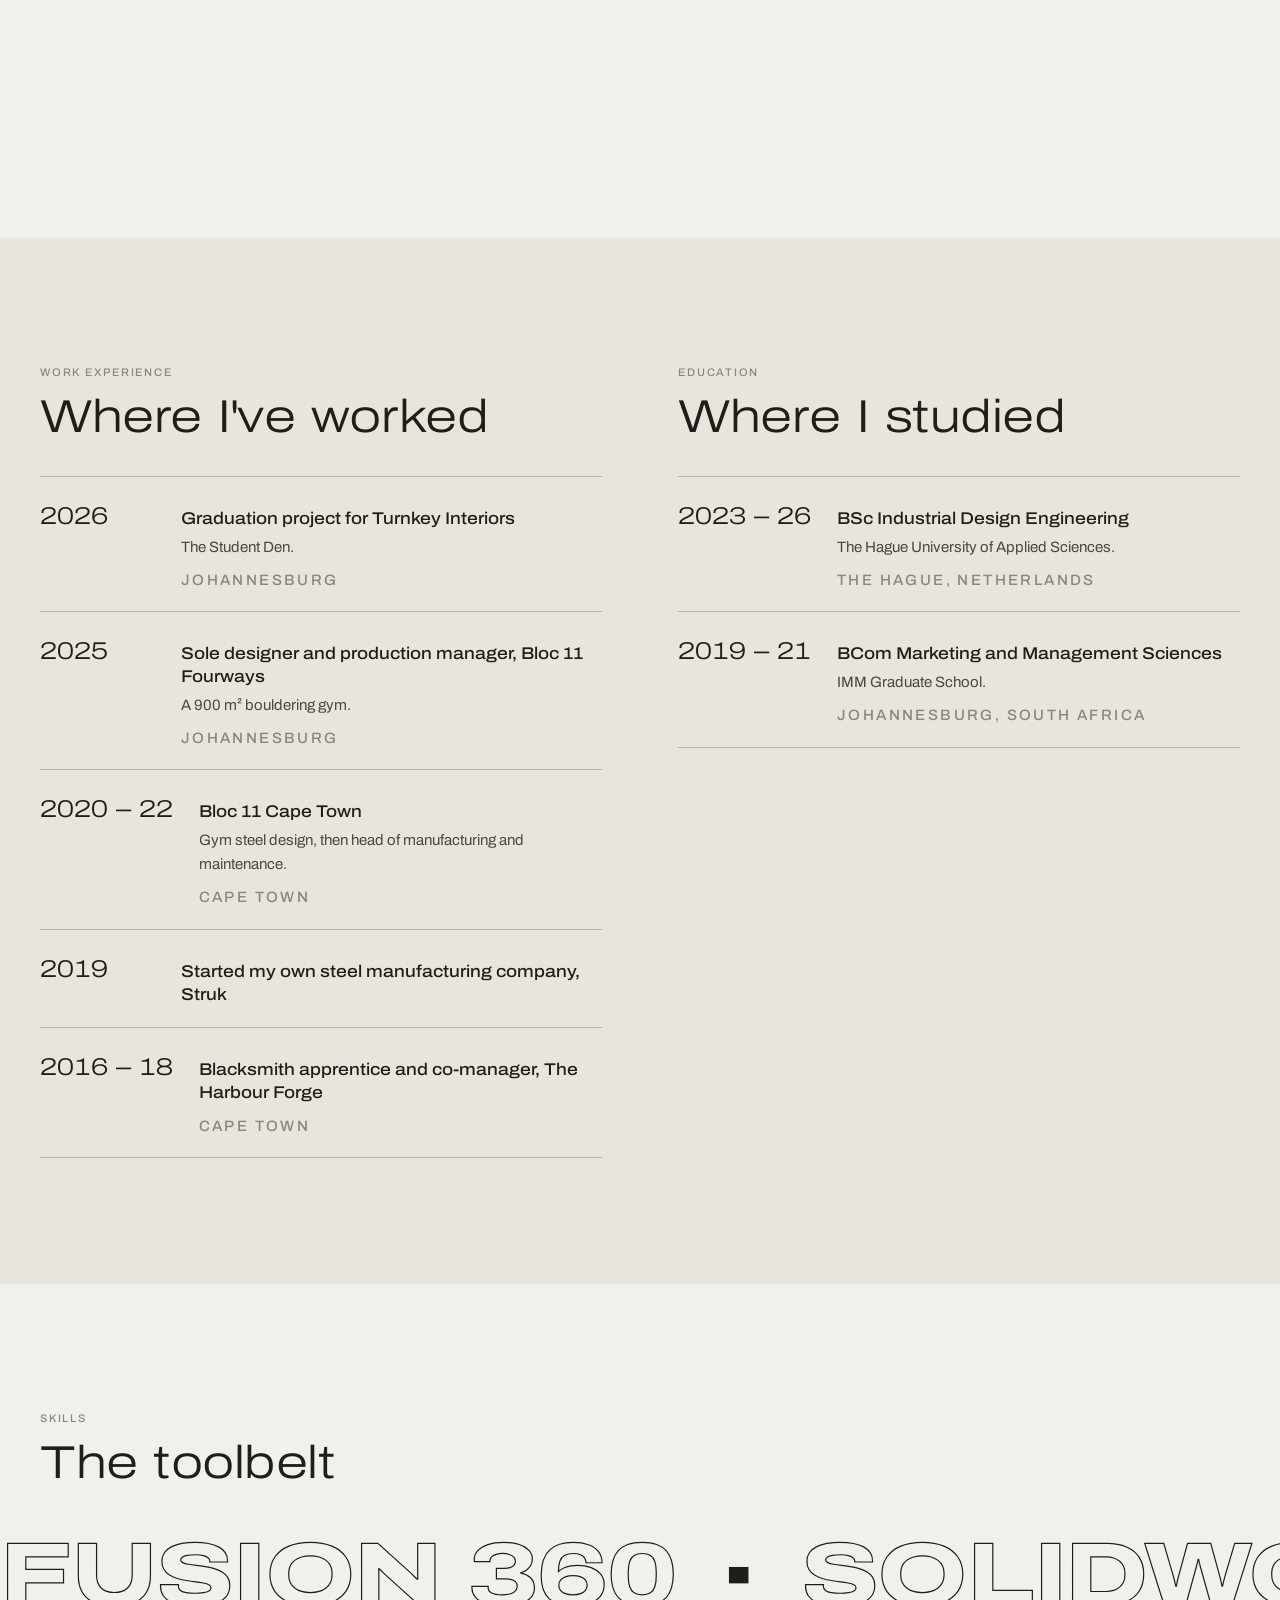
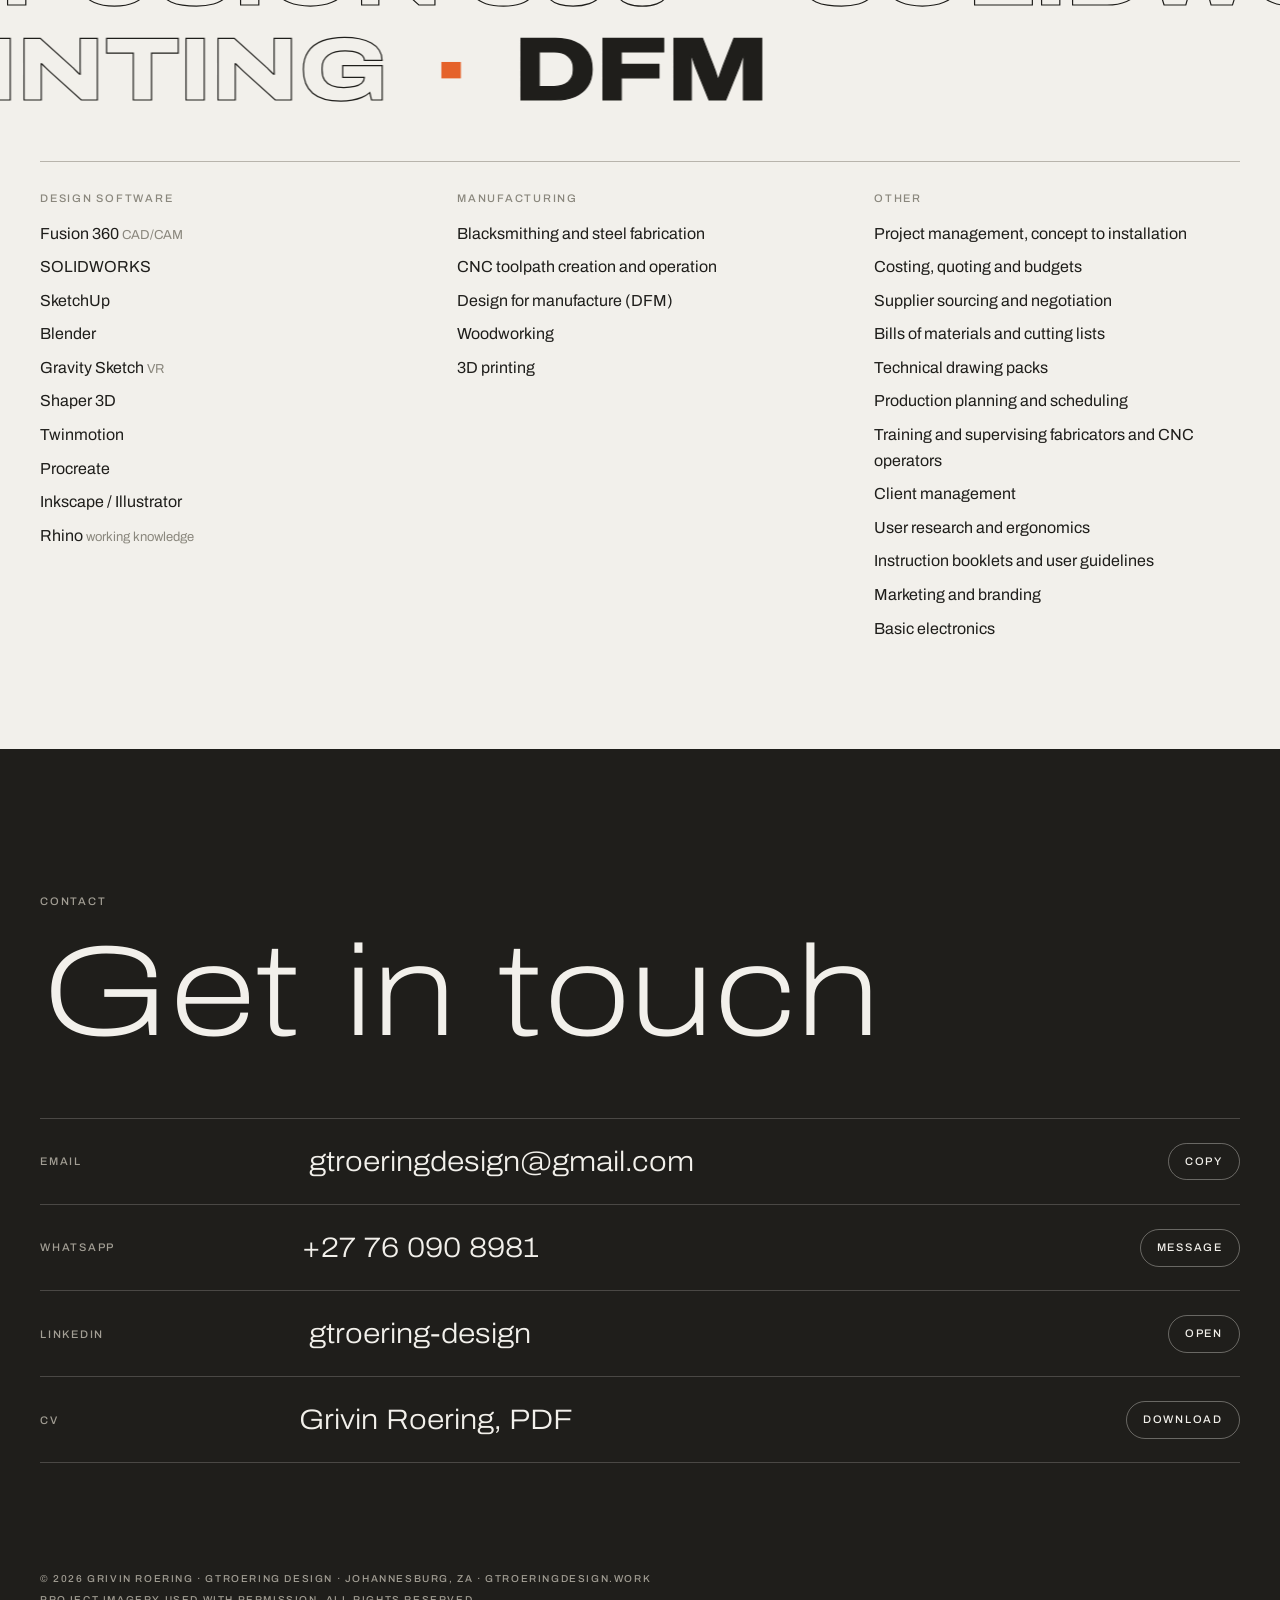
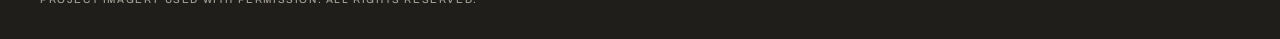
<file: about.html>
<!doctype html>
<html lang="en">
<head>
<meta charset="utf-8">
<meta name="viewport" content="width=device-width, initial-scale=1, viewport-fit=cover">
<title>About · GTRoering Design</title>
<meta name="description" content="Grivin Roering, industrial design engineer in Johannesburg. From a forge in Cape Town to a BSc in The Hague.">
<meta property="og:type" content="website">
<meta property="og:site_name" content="GTRoering Design">
<meta property="og:title" content="About · GTRoering Design">
<meta property="og:description" content="Grivin Roering, industrial design engineer in Johannesburg. From a forge in Cape Town to a BSc in The Hague.">
<meta property="og:url" content="https://gtroeringdesign.work/about.html">
<meta property="og:image" content="https://gtroeringdesign.work/og-image.jpg">
<meta property="og:image:width" content="1200">
<meta property="og:image:height" content="630">
<meta name="twitter:card" content="summary_large_image">
<link rel="icon" href="favicon.ico" sizes="any">
<link rel="icon" type="image/png" href="favicon.png">
<link rel="apple-touch-icon" href="apple-touch-icon.png">
<link rel="preconnect" href="https://fonts.googleapis.com">
<link rel="preconnect" href="https://fonts.gstatic.com" crossorigin>
<link rel="stylesheet" href="https://fonts.googleapis.com/css2?family=Archivo:wdth,wght@62..125,100..900&display=swap">
<link rel="stylesheet" href="site.css?v=12">
<style>
  :root { padding-top: env(safe-area-inset-top, 0px); padding-bottom: env(safe-area-inset-bottom, 0px); }
  [hidden] { display: none !important; }
</style>
</head>
<body>

<nav class="nav wrap" aria-label="Main">
  <a class="mark" href="./">GTR<span>oering</span> Design</a>
  <ul>
    <li><a href="./">Intro</a></li>
    <li><a href="projects.html">Projects</a></li>
    <li><a href="about.html" aria-current="page">About</a></li>
  </ul>
</nav>

<main id="top" class="no-js">

  <!-- 1. Intro -->
  <section class="about-hero wrap" aria-label="Introduction">
    <div class="about-hero-grid">
      <div>
        <p class="label" style="margin-bottom:20px">About · Johannesburg</p>
        <h1 class="display"><span>Grivin</span><span class="mid">Thomas</span><span>Roering</span></h1>
        <p class="lead">I'm an industrial design engineer based in Johannesburg, and I arrived here taking the scenic route, starting in a forge.</p>
      </div>
      <figure class="portrait-wrap" style="margin:0">
        <div class="portrait"><img id="portrait" src="img/about-portrait.jpg" alt="Portrait of Grivin Roering inside the Bloc 11 Fourways build" width="1200" height="1500" fetchpriority="high"></div>
        <figcaption class="label">Bloc 11 Fourways, during the build</figcaption>
      </figure>
    </div>
  </section>

  <!-- 2. Story. Image column sticks while the chapters scroll past. -->
  <section class="story wrap" aria-label="My story">
    <div class="story-grid">
      <div class="story-media" aria-hidden="true">
        <div class="story-frame" id="storyFrame">
          <img class="on fit" src="img/about-forge.jpg" alt="" width="1080" height="1350">
          <img class="fit" src="img/about-degrees.jpg" alt="" width="1425" height="1069" loading="lazy">
          <img class="fit" src="img/about-fuller.jpg" alt="" width="1600" height="777" loading="lazy">
          <img src="img/about-hands-on.jpg" alt="" width="1200" height="1800" loading="lazy" style="object-position:50% 32%">
          <img src="img/about-dclab.jpg" alt="" width="1285" height="831" loading="lazy">
          <img src="img/about-climbing.jpg" alt="" width="1600" height="1280" loading="lazy">
        </div>
        <p class="label" id="storyCap">Forged ironwork</p>
      </div>

      <div class="story-text">
        <article class="chapter on" data-cap="Forged ironwork">
          <figure class="chapter-fig"><div><img class="fit" src="img/about-forge.jpg" alt="A forged steel piece of curving stems and leaves standing against a white wall" width="1080" height="1350" loading="lazy"></div><figcaption class="label">Forged ironwork</figcaption></figure>
          <p class="label"><b>01</b>The forge</p>
          <p class="t">At 19 I started an apprenticeship at The Harbour Forge in Cape Town. On the side I did welding jobs around a climbing gym in exchange for a membership. After the forge I opened my own steel fabrication shop, Struk. That climbing gym was Bloc 11, and <strong>they've hired me three times since, most recently as sole designer of their 900 m² bouldering gym in Fourways.</strong></p>
        </article>
        <article class="chapter" data-cap="FULLER · Ideation sketches">
          <figure class="chapter-fig"><div><img class="fit" src="img/about-degrees.jpg" alt="A page of ideation sketches exploring drink dispenser forms" width="1425" height="1069" loading="lazy"></div><figcaption class="label">FULLER · Ideation sketches</figcaption></figure>
          <p class="label"><b>02</b>The degrees</p>
          <p class="t">I did a BCom at IMM, then went to the Netherlands for my BSc in Industrial Design Engineering at The Hague University of Applied Sciences. After all those years in workshops <strong>I can't really draw something without already thinking about how it's going to get made.</strong> But when ideating I do try to postpone judgement and let creativity flow.</p>
        </article>
        <article class="chapter" data-cap="FULLER · Final prototype">
          <figure class="chapter-fig"><div><img class="fit" src="img/about-fuller.jpg" alt="The FULLER drink dispenser prototype" width="1600" height="777" loading="lazy"></div><figcaption class="label">FULLER · Final prototype</figcaption></figure>
          <p class="label"><b>03</b>Product design</p>
          <p class="t">Product design is what I love. If there's a physical problem to solve, in any industry, I want to build the answer. <strong>I'm happiest at the helm of a product development project, pulling the engineering, manufacturing, user needs and cost together into one product that makes sense.</strong> A lot of my work so far has been one-offs, which is why FULLER, a drink dispenser for elderly care, matters so much to me.</p>
        </article>
        <article class="chapter" data-cap="Grinding steel">
          <figure class="chapter-fig"><div><img src="img/about-hands-on.jpg" alt="Grivin grinding steel with sparks flying" width="1200" height="1800" loading="lazy" style="object-position:50% 34%"></div><figcaption class="label">Grinding steel</figcaption></figure>
          <p class="label"><b>04</b>Hands-on</p>
          <p class="t">I still love the hands-on technical work too. I think things through, and I don't like doing anything without a reason behind it. <strong>I stay with a problem until it works and can actually be made.</strong></p>
        </article>
        <article class="chapter" data-cap="Interactive Maquette · At the expo">
          <figure class="chapter-fig"><div><img src="img/about-dclab.jpg" alt="The Interactive Maquette on show at the expo" width="1285" height="831" loading="lazy"></div><figcaption class="label">Interactive Maquette · At the expo</figcaption></figure>
          <p class="label"><b>05</b>The unknown</p>
          <p class="t">I go after projects that push past what I can already do, and that usually means learning new tools and software. The unknown doesn't scare me. Working through it is what my degree trained me for.</p>
        </article>
        <article class="chapter" data-cap="Outdoor climbing">
          <figure class="chapter-fig"><div><img src="img/about-climbing.jpg" alt="A climber on an overhanging orange rock face" width="1600" height="1280" loading="lazy"></div><figcaption class="label">Outdoor climbing</figcaption></figure>
          <p class="label"><b>06</b>Off the wall</p>
          <p class="t">I've been climbing since I was 13, which probably explains all the climbing gyms. Off the wall I'm usually tinkering with my 3D printer or halfway through a DIY project.</p>
        </article>
      </div>
    </div>
  </section>

  <!-- 3. Experience and education -->
  <section class="cv wrap" aria-label="Experience and education">
    <div class="cv-grid">
      <div class="rise">
        <p class="label" style="margin-bottom:14px">Work experience</p>
        <h2 class="display">Where I've worked</h2>
        <ol class="cv-list" reversed>
          <li><span class="cv-year">2026</span><div><h3>Graduation project for Turnkey Interiors</h3><p>The Student Den.</p></div><p class="label">Johannesburg</p></li>
          <li><span class="cv-year">2025</span><div><h3>Sole designer and production manager, Bloc 11 Fourways</h3><p>A 900 m² bouldering gym.</p></div><p class="label">Johannesburg</p></li>
          <li><span class="cv-year">2020 – 22</span><div><h3>Bloc 11 Cape Town</h3><p>Gym steel design, then head of manufacturing and maintenance.</p></div><p class="label">Cape Town</p></li>
          <li><span class="cv-year">2019</span><div><h3>Started my own steel manufacturing company, Struk</h3></div></li>
          <li><span class="cv-year">2016 – 18</span><div><h3>Blacksmith apprentice and co-manager, The Harbour Forge</h3></div><p class="label">Cape Town</p></li>
        </ol>
      </div>
      <div class="rise">
        <p class="label" style="margin-bottom:14px">Education</p>
        <h2 class="display">Where I studied</h2>
        <ol class="cv-list" reversed>
          <li><span class="cv-year">2023 – 26</span><div><h3>BSc Industrial Design Engineering</h3><p>The Hague University of Applied Sciences.</p></div><p class="label">The Hague, Netherlands</p></li>
          <li><span class="cv-year">2019 – 21</span><div><h3>BCom Marketing and Management Sciences</h3><p>IMM Graduate School.</p></div><p class="label">Johannesburg, South Africa</p></li>
        </ol>
      </div>
    </div>
  </section>

  <!-- 4. Skills. The tool names slide sideways as you scroll. -->
  <section class="tools" aria-label="Skills">
    <div class="wrap">
      <p class="label" style="margin-bottom:14px">Skills</p>
      <h2 class="display" style="font-size:clamp(30px,3.6vw,56px)">The toolbelt</h2>
    </div>
    <div class="ticker" aria-hidden="true">
      <div class="ticker-row" data-dir="-1"><span>Fusion 360</span><span class="dot">·</span><span>SOLIDWORKS</span><span class="dot">·</span><span>Gravity Sketch</span><span class="dot">·</span><span>Shaper 3D</span><span class="dot">·</span><span>Blender</span><span class="dot">·</span><span>Rhino</span><span class="dot">·</span><span>SketchUp</span></div>
      <div class="ticker-row" data-dir="1"><span>Blacksmithing</span><span class="dot">·</span><span>CNC toolpaths</span><span class="dot">·</span><span>Steel fabrication</span><span class="dot">·</span><span>Woodworking</span><span class="dot">·</span><span>3D printing</span><span class="dot">·</span><span>DFM</span></div>
    </div>
    <div class="wrap">
      <div class="skill-cols">
        <div class="rise">
          <p class="label">Design software</p>
          <ul>
            <li>Fusion 360 <small>CAD/CAM</small></li>
            <li>SOLIDWORKS</li>
            <li>SketchUp</li>
            <li>Blender</li>
            <li>Gravity Sketch <small>VR</small></li>
            <li>Shaper 3D</li>
            <li>Twinmotion</li>
            <li>Procreate</li>
            <li>Inkscape / Illustrator</li>
            <li>Rhino <small>working knowledge</small></li>
          </ul>
        </div>
        <div class="rise">
          <p class="label">Manufacturing</p>
          <ul>
            <li>Blacksmithing and steel fabrication</li>
            <li>CNC toolpath creation and operation</li>
            <li>Design for manufacture (DFM)</li>
            <li>Woodworking</li>
            <li>3D printing</li>
          </ul>
        </div>
        <div class="rise">
          <p class="label">Other</p>
          <ul>
            <li>Project management, concept to installation</li>
            <li>Costing, quoting and budgets</li>
            <li>Supplier sourcing and negotiation</li>
            <li>Bills of materials and cutting lists</li>
            <li>Technical drawing packs</li>
            <li>Production planning and scheduling</li>
            <li>Training and supervising fabricators and CNC operators</li>
            <li>Client management</li>
            <li>User research and ergonomics</li>
            <li>Instruction booklets and user guidelines</li>
            <li>Marketing and branding</li>
            <li>Basic electronics</li>
          </ul>
        </div>
      </div>
    </div>
  </section>

  <!-- 5. Contact -->
  <section class="contact wrap" id="contact" aria-label="Contact">
    <p class="label" style="color:var(--on-dark-dim);margin-bottom:20px">Contact</p>
    <h2 class="display">Get in touch</h2>
    <div class="contact-rows">
      <div class="row">
        <span class="label">Email</span>
        <span class="val" id="email" data-x="Z3Ryb2VyaW5nZGVzaWduQGdtYWlsLmNvbQ=="></span>
        <button type="button" id="copyEmail">Copy</button>
      </div>
      <div class="row">
        <span class="label">WhatsApp</span>
        <span class="val" data-x="KzI3IDc2IDA5MCA4OTgx"></span>
        <a class="go" href="#" data-wa="Mjc3NjA5MDg5ODE=">Message</a>
      </div>
      <div class="row">
        <span class="label">LinkedIn</span>
        <span class="val">gtroering-design</span>
        <a class="go" href="https://www.linkedin.com/in/gtroering-design">Open</a>
      </div>
      <div class="row">
        <span class="label">CV</span>
        <span class="val">Grivin Roering, PDF</span>
        <a class="go" href="Grivin-Roering-CV.pdf" download>Download</a>
      </div>
    </div>
    <script>
      /* Email and number are stored encoded so simple scrapers reading the page code miss them */
      document.querySelectorAll('[data-x]').forEach(e => e.textContent = atob(e.dataset.x));
      document.querySelectorAll('[data-wa]').forEach(a => a.href = 'https://wa.me/' + atob(a.dataset.wa));
    </script>
    <div class="foot">
      <p class="label">© 2026 Grivin Roering · GTRoering Design · Johannesburg, ZA · gtroeringdesign.work</p>
      <p class="label">Project imagery used with permission. All rights reserved.</p>
    </div>
  </section>
</main>

<script>
(() => {
  document.getElementById('top').classList.remove('no-js');
  const reduce = matchMedia('(prefers-reduced-motion: reduce)').matches;
  const clamp = (v, a = 0, b = 1) => Math.min(b, Math.max(a, v));
  const vh = () => window.innerHeight;

  /* Portrait: slow zoom-out as the intro scrolls away */
  const portrait = document.getElementById('portrait');
  function portraitFrame() {
    if (reduce) return;
    const r = portrait.parentElement.getBoundingClientRect();
    const q = clamp(1 - r.bottom / (vh() + r.height));
    portrait.style.transform = `scale(${1.1 - 0.1 * q}) translate3d(0, ${q * 4}%, 0)`;
  }

  /* Story: whichever chapter crosses the middle of the screen sets the image */
  const chapters = [...document.querySelectorAll('.chapter')];
  const storyImgs = [...document.querySelectorAll('#storyFrame img')];
  const storyCap = document.getElementById('storyCap');
  let active = 0;
  function storyFrame() {
    const mid = vh() * 0.55;
    let best = active, bestD = Infinity;
    chapters.forEach((c, i) => {
      const r = c.getBoundingClientRect();
      const d = Math.abs(r.top + r.height / 2 - mid);
      if (d < bestD) { bestD = d; best = i; }
    });
    if (best === active) return;
    active = best;
    chapters.forEach((c, i) => c.classList.toggle('on', i === best));
    storyImgs.forEach((im, i) => im.classList.toggle('on', i === best));
    storyCap.textContent = chapters[best].dataset.cap;
    sizeFrame();
  }

  /* Frame follows the shape of the current image */
  const sframe = document.getElementById('storyFrame');
  const smedia = sframe.parentElement;
  function sizeFrame() {
    if (innerWidth < 900) { sframe.style.width = sframe.style.height = ''; return; }
    const im = storyImgs[active];
    const ar = (+im.getAttribute('width')) / (+im.getAttribute('height'));
    const maxW = smedia.clientWidth;
    const maxH = Math.min(vh() * 0.74, smedia.clientHeight - 88 - 40 - 40);
    let w = maxW, h = w / ar;
    if (h > maxH) { h = maxH; w = h * ar; }
    sframe.style.width = Math.round(w) + 'px';
    sframe.style.height = Math.round(h) + 'px';
  }

  /* Ticker: rows slide in opposite directions with scroll */
  const rows = [...document.querySelectorAll('.ticker-row')];
  function tickerFrame() {
    if (reduce) return;
    rows.forEach(row => {
      const r = row.getBoundingClientRect();
      const q = clamp((vh() - r.top) / (vh() + r.height));
      const span = Math.max(0, row.scrollWidth - innerWidth * 0.6);
      const dir = +row.dataset.dir;
      const x = dir < 0 ? -q * span : -(1 - q) * span;
      row.style.transform = `translate3d(${x}px,0,0)`;
    });
  }

  /* Reveal */
  const io = 'IntersectionObserver' in window ? new IntersectionObserver(es => es.forEach(e => {
    if (e.isIntersecting) { e.target.classList.add('in'); io.unobserve(e.target); }
  }), { threshold: 0.2 }) : null;
  document.querySelectorAll('.rise').forEach(el => io ? io.observe(el) : el.classList.add('in'));

  /* Copy email */
  const copyBtn = document.getElementById('copyEmail');
  copyBtn.addEventListener('click', () => {
    const el = document.getElementById('email');
    const done = () => { copyBtn.textContent = 'Copied'; setTimeout(() => copyBtn.textContent = 'Copy', 1800); };
    const fallback = () => {
      const r = document.createRange(); r.selectNodeContents(el);
      const s = getSelection(); s.removeAllRanges(); s.addRange(r);
      copyBtn.textContent = 'Selected';
    };
    try { navigator.clipboard.writeText(el.textContent.trim()).then(done, fallback); } catch (e) { fallback(); }
  });

  let ticking = false;
  const frame = () => { ticking = false; portraitFrame(); storyFrame(); tickerFrame(); };
  addEventListener('scroll', () => { if (!ticking) { ticking = true; requestAnimationFrame(frame); } }, { passive: true });
  addEventListener('resize', () => { frame(); sizeFrame(); });
  frame(); sizeFrame();
})();
</script>
<script src="mobile-motion.js?v=2" defer></script>
<script src="phone-uffb.js?v=4" defer></script>
</body>
</html>
</file>
<file: site.css>
/* Layout: one sticky process sequence (concept, CAD, CNC, installed) told through the Bloc 11 build,
   then a pinned horizontal run of six projects, closing on the route from the forge.
   Single deliberate look: the site's warm workshop grey, ink, and the orange stripe off the Bloc 11 walls. */
:root {
  --ground: #F2F0EB;
  --panel: #E8E5DC;
  --ink: #1F1E1B;
  --body: #4A4844;
  --caption: #8A877D;
  --rule: #B8B4AC;
  --signal: #E5622A;
  --signal-ink: #B44614;
  --on-dark: #F2F0EB;
  --on-dark-dim: #A29E94;
  --shade: rgba(22, 21, 19, 0.86);

  --font: "Archivo", "Helvetica Neue", Arial, sans-serif;
  --gutter: clamp(16px, 3.2vw, 40px);
  --measure: 64ch;
  color-scheme: light;
}

* { box-sizing: border-box; }
html { scroll-behavior: smooth; }
@media (prefers-reduced-motion: reduce) { html { scroll-behavior: auto; } }
body {
  margin: 0;
  background: var(--ground);
  color: var(--body);
  font-family: var(--font);
  font-size: 16px;
  line-height: 1.6;
  -webkit-font-smoothing: antialiased;
  text-rendering: optimizeLegibility;
}
body::before {
  content: ""; position: fixed; inset: 0 0 auto; height: env(safe-area-inset-top, 0px);
  z-index: 21; background: var(--ground);
}
img { max-width: 100%; display: block; }
a { color: inherit; }
a:focus-visible, button:focus-visible { outline: 2px solid var(--signal); outline-offset: 3px; }

.wrap {
  padding-left: max(var(--gutter), env(safe-area-inset-left, 0px));
  padding-right: max(var(--gutter), env(safe-area-inset-right, 0px));
}
.label {
  font-size: 11px; font-weight: 500; letter-spacing: 0.16em; text-transform: uppercase;
  color: var(--caption); line-height: 1.5; margin: 0;
}
.display {
  font-family: var(--font); font-stretch: 125%; font-weight: 300; color: var(--ink);
  letter-spacing: -0.01em; line-height: 0.98; text-wrap: balance; margin: 0;
}

/* ---------- Nav ---------- */
.nav {
  position: fixed; top: 0; left: 0; right: 0; z-index: 20;
  display: flex; justify-content: space-between; align-items: center; gap: 16px;
  padding-top: calc(env(safe-area-inset-top, 0px) + 16px); padding-bottom: 16px;
  color: var(--ink); background: rgba(242, 240, 235, 0.92);
  -webkit-backdrop-filter: blur(10px); backdrop-filter: blur(10px);
  border-bottom: 1px solid rgba(184, 180, 172, 0.5);
}
.nav a { text-decoration: none; }
.mark { font-stretch: 125%; font-weight: 500; font-size: 15px; letter-spacing: 0.04em; text-transform: uppercase; white-space: nowrap; }
.mark span { color: var(--caption); }
.nav ul { display: flex; gap: clamp(14px, 2.4vw, 32px); list-style: none; margin: 0; padding: 0; }
.nav ul a { font-size: 11px; font-weight: 500; letter-spacing: 0.16em; text-transform: uppercase; }
.nav ul a:hover, .nav ul a[aria-current] { text-decoration: underline; text-underline-offset: 4px; }

/* ---------- Hero: process sequence ---------- */
.hero { position: relative; height: 420vh; }
.hero-stage {
  position: sticky; top: 0; height: 100vh; height: 100svh; overflow: hidden; background: var(--ground);
}
.hero-frame {
  position: absolute; inset: 0; overflow: hidden; background: var(--ink);
  --ci-t: 68px; --ci-s: 3vw; --cr: 6px;
  clip-path: inset(var(--ci-t) var(--ci-s) var(--ci-s) var(--ci-s) round var(--cr));
}
.hero-img {
  position: absolute; inset: 0; width: 100%; height: 100%; object-fit: cover;
  opacity: 0; transition: opacity 0.7s ease; will-change: opacity, transform;
}
.hero-img.on { opacity: 1; }
.hero-frame::after {
  content: ""; position: absolute; inset: 0; pointer-events: none;
  background:
    linear-gradient(to top, var(--shade) 0%, rgba(22, 21, 19, 0.45) 42%, rgba(22, 21, 19, 0.1) 70%),
    linear-gradient(to left, rgba(22, 21, 19, 0.55) 0%, rgba(22, 21, 19, 0) 40%),
    linear-gradient(to bottom, rgba(22, 21, 19, 0.6) 0%, rgba(22, 21, 19, 0) 38%);
}
.hero-content {
  position: absolute; z-index: 2; left: 0; right: 0; bottom: 0;
  padding-left: max(calc(3vw + clamp(18px, 3vw, 48px)), env(safe-area-inset-left, 0px));
  padding-right: max(calc(3vw + clamp(18px, 3vw, 48px)), env(safe-area-inset-right, 0px));
  padding-bottom: calc(3vw + clamp(20px, 4vh, 48px));
}
.hero-content .label { color: var(--on-dark-dim); margin-bottom: clamp(12px, 2vh, 24px); }
.steps { list-style: none; margin: 0; padding: 0; }
.steps li {
  font-stretch: 125%; font-weight: 800; text-transform: uppercase;
  font-size: min(8.6vw, 15.5vh, 164px); line-height: 0.92; letter-spacing: -0.015em;
  color: transparent; -webkit-text-stroke: 1.2px rgba(242, 240, 235, 0.6);
  display: flex; align-items: flex-start; gap: 0.18em;
  transition: color 0.35s ease, -webkit-text-stroke-color 0.35s ease;
}
.steps li i {
  font-style: normal; font-stretch: 100%; font-weight: 500; font-size: 11px; letter-spacing: 0.16em;
  -webkit-text-stroke: 0; color: var(--on-dark-dim); margin-top: 0.9em; min-width: 2.2em;
}
.steps li.on { color: var(--on-dark); -webkit-text-stroke-color: var(--on-dark); }
.steps li.on i { color: var(--signal); }
.steps li .arrow { font-weight: 300; -webkit-text-stroke: 0; color: var(--signal); opacity: 0; transition: opacity 0.35s; }
.steps li .arrow { display: inline-flex; align-self: center; }
.steps li .arrow svg { width: 0.5em; height: 0.5em; fill: none; stroke: currentColor; stroke-width: 2.4; stroke-linecap: square; stroke-linejoin: miter; overflow: visible; }
.steps li.on .arrow { opacity: 1; }

.hero-detail {
  position: absolute; z-index: 2; top: calc(68px + clamp(18px, 3vw, 40px));
  right: max(calc(3vw + clamp(18px, 3vw, 48px)), env(safe-area-inset-right, 0px));
  width: min(34ch, 40vw); color: var(--on-dark);
}
.hero-detail .label { color: var(--on-dark-dim); }
.hero-detail .count { font-stretch: 125%; font-weight: 300; font-size: 40px; line-height: 1; margin: 0 0 14px; font-variant-numeric: tabular-nums; }
.hero-detail .count span { color: var(--on-dark-dim); }
.hero-detail p.desc { margin: 10px 0 0; font-size: 15px; line-height: 1.55; color: var(--on-dark); min-height: 4.7em; }
.rail {
  position: absolute; z-index: 2; right: calc(3vw + 14px); top: 50%; translate: 0 -50%;
  width: 2px; height: 26vh; background: rgba(242, 240, 235, 0.22);
}
.rail b { position: absolute; inset: 0 0 auto; height: 0%; background: var(--signal); }
.hint {
  position: absolute; z-index: 2; bottom: calc(3vw + 18px);
  right: max(calc(3vw + clamp(18px, 3vw, 48px)), env(safe-area-inset-right, 0px));
  color: var(--on-dark-dim); display: flex; align-items: center; gap: 10px;
  transition: opacity 0.4s;
}
.hint::after { content: ""; width: 40px; height: 1px; background: currentColor; }

/* ---------- Statement with scroll fill ---------- */
.statement { padding-block: clamp(96px, 18vh, 200px) clamp(72px, 12vh, 140px); }
.statement .display { font-size: clamp(34px, 5.6vw, 92px); max-width: 17ch; }
.fill .w { color: var(--rule); transition: color 0.25s ease; }
.fill .w.lit { color: var(--ink); }
.fill .w.hot.lit { color: var(--signal); }
.statement-foot {
  display: grid; grid-template-columns: minmax(0, 1fr) minmax(0, 1fr); gap: clamp(24px, 4vw, 64px);
  margin-top: clamp(48px, 8vh, 96px); padding-top: 22px; border-top: 1px solid var(--rule); align-items: start;
}
.statement-foot p { margin: 0; max-width: 46ch; font-size: clamp(16px, 1.35vw, 19px); }
.links { display: flex; flex-wrap: wrap; gap: 12px 28px; justify-content: flex-end; }
.links a {
  font-size: 11px; font-weight: 500; letter-spacing: 0.16em; text-transform: uppercase; color: var(--ink);
  text-decoration: none; border-bottom: 1px solid var(--ink); padding-bottom: 4px;
}
.links a:hover { color: var(--signal-ink); border-color: var(--signal-ink); }

/* ---------- Figures band ---------- */
.figures { background: var(--ink); color: var(--on-dark); padding-block: clamp(64px, 12vh, 128px); }
.figures .label { color: var(--on-dark-dim); }
.fig-grid {
  display: grid; grid-template-columns: repeat(4, minmax(0, 1fr)); gap: 0;
  margin-top: clamp(28px, 5vh, 56px); border-top: 1px solid rgba(242, 240, 235, 0.2);
}
.fig { padding: 28px clamp(12px, 2vw, 28px) 0 0; min-width: 0; }
.fig + .fig { border-left: 1px solid rgba(242, 240, 235, 0.2); padding-left: clamp(12px, 2vw, 28px); }
.fig-num {
  font-stretch: 125%; font-weight: 300; font-size: clamp(44px, 6.4vw, 104px); line-height: 1;
  color: var(--on-dark); font-variant-numeric: tabular-nums; white-space: nowrap; letter-spacing: -0.02em;
}
.fig-num small { font-size: 0.42em; font-weight: 400; color: var(--signal); margin-left: 0.08em; letter-spacing: 0; }
.fig p { margin: 18px 0 6px; font-size: 15px; line-height: 1.5; color: var(--on-dark); max-width: 26ch; }
.fig .label { font-size: 10px; }

/* ---------- Work: vertical by default, pinned horizontal when JS enables it ---------- */
.work { position: relative; }
.work-stage { padding-block: clamp(72px, 12vh, 128px); }
.work-track { display: grid; gap: clamp(56px, 9vh, 96px); }
.work-intro .display { font-size: clamp(40px, 6vw, 96px); }
.work-intro p { margin: 18px 0 0; max-width: 36ch; }
.card { display: grid; gap: 22px; min-width: 0; }
.card-media { position: relative; overflow: hidden; aspect-ratio: 16 / 10; background: var(--panel); border-radius: 4px; max-width: 100%; }
.card-media img {
  position: absolute; inset: 0; width: 100%; height: 100%; object-fit: cover;
  transform: scale(1.12); transition: filter 0.4s ease; will-change: transform;
}
.card-media:hover img { filter: brightness(1.06); }
.card-body {
  display: grid; grid-template-columns: auto minmax(0, 1fr) minmax(0, 1fr); gap: 8px clamp(16px, 2.6vw, 40px);
  align-items: start; border-top: 1px solid var(--rule); padding-top: 16px;
}
.card-num {
  font-stretch: 125%; font-weight: 800; font-size: clamp(40px, 4.4vw, 72px); line-height: 0.85;
  color: transparent; -webkit-text-stroke: 1.2px var(--ink); font-variant-numeric: tabular-nums;
}
.card h3 { font-stretch: 125%; font-weight: 400; font-size: clamp(24px, 2.4vw, 38px); line-height: 1.05; color: var(--ink); margin: 6px 0 0; text-wrap: balance; }
.card .role { margin: 0; font-weight: 500; color: var(--ink); font-size: 15px; }
.card .usp { margin: 6px 0 0; font-size: 15px; }
.card .label { grid-column: 2 / -1; }
.work-outro { display: flex; flex-direction: column; justify-content: center; gap: 22px; }
.work-outro .display { font-size: clamp(28px, 3.2vw, 52px); max-width: none; overflow-wrap: break-word; }
.work-progress { display: none; }

.work.is-pinned .work-stage {
  position: sticky; top: 0; height: 100vh; height: 100svh; overflow: hidden; padding-block: 0;
  display: flex; flex-direction: column; justify-content: center;
}
.work.is-pinned .work-track {
  display: flex; gap: clamp(32px, 4vw, 72px); align-items: center; width: max-content;
  padding-top: 64px; will-change: transform;
}
.work.is-pinned .work-intro { width: min(34vw, 520px); flex: none; }
.work.is-pinned .card { width: min(64vw, calc((100svh - 300px) * 1.6), 1180px); flex: none; }
.work.is-pinned .work-outro { width: min(36vw, 560px); flex: none; }
.work.is-pinned .work-progress {
  display: flex; align-items: center; gap: 16px; position: absolute; left: 0; right: 0; bottom: clamp(20px, 4vh, 40px);
}
.work-progress .bar { flex: 1; height: 1px; background: var(--rule); position: relative; }
.work-progress .bar b { position: absolute; inset: 0 auto 0 0; width: 0%; background: var(--ink); }
.work-progress .label { font-variant-numeric: tabular-nums; color: var(--ink); }

/* ---------- Route ---------- */
.route { padding-block: clamp(88px, 16vh, 176px) clamp(72px, 12vh, 140px); border-top: 1px solid var(--rule); }
.route .display { font-size: clamp(30px, 4.2vw, 68px); max-width: 20ch; }
.route-line { position: relative; margin-top: clamp(48px, 8vh, 88px); }
.route-line .track { position: absolute; left: 0; right: 0; top: 7px; height: 1px; background: var(--rule); }
.route-line .track b { position: absolute; inset: 0 auto 0 0; width: 0%; background: var(--signal); }
.stops { list-style: none; margin: 0; padding: 0; display: grid; grid-template-columns: repeat(6, minmax(0, 1fr)); gap: clamp(12px, 2vw, 28px); position: relative; }
.stops li { min-width: 0; padding-top: 34px; position: relative; }
.stops li::before {
  content: ""; position: absolute; top: 0; left: 0; width: 15px; height: 15px; border-radius: 50%;
  background: var(--ground); border: 1px solid var(--rule); transition: background 0.3s, border-color 0.3s;
}
.stops li.on::before { background: var(--signal); border-color: var(--signal); }
.stops h4 { margin: 0 0 6px; font-stretch: 112%; font-weight: 500; font-size: 17px; line-height: 1.25; color: var(--ink); }
.stops p { margin: 0; font-size: 14px; line-height: 1.5; }
.stops .label { margin-top: 10px; }

/* ---------- Belief ---------- */
.belief { background: var(--panel); padding-block: clamp(88px, 16vh, 176px); }
.belief blockquote { margin: 0; }
.belief .display { font-size: clamp(30px, 4.4vw, 72px); max-width: 22ch; }
.belief p.after { margin: clamp(28px, 5vh, 48px) 0 0; max-width: 44ch; font-size: clamp(17px, 1.5vw, 21px); color: var(--ink); }

/* ---------- Contact ---------- */
.contact { background: var(--ink); color: var(--on-dark); padding-block: clamp(88px, 16vh, 176px) 32px; }
.contact .display { color: var(--on-dark); font-size: clamp(48px, 10vw, 176px); font-weight: 200; }
.contact-rows { margin-top: clamp(40px, 7vh, 80px); border-top: 1px solid rgba(242, 240, 235, 0.2); }
.row {
  display: grid; grid-template-columns: minmax(90px, 0.6fr) minmax(0, 2fr) auto; gap: 16px; align-items: center;
  padding-block: 20px; border-bottom: 1px solid rgba(242, 240, 235, 0.2);
}
.row .label { color: var(--on-dark-dim); }
.row .val { font-stretch: 112%; font-size: clamp(18px, 2.2vw, 30px); font-weight: 300; color: var(--on-dark); overflow-wrap: anywhere; user-select: all; min-width: 0; }
.row a.go, .row button {
  font: inherit; font-size: 11px; font-weight: 500; letter-spacing: 0.16em; text-transform: uppercase;
  color: var(--on-dark); background: none; border: 1px solid rgba(242, 240, 235, 0.35); border-radius: 999px;
  padding: 9px 16px; cursor: pointer; text-decoration: none; white-space: nowrap;
}
.row a.go:hover, .row button:hover { border-color: var(--signal); color: var(--signal); }
.foot { margin-top: clamp(64px, 12vh, 120px); display: grid; gap: 6px; }
.foot .label { color: var(--on-dark-dim); font-size: 10px; }

/* ---------- Reveal ---------- */
.rise { transform: translateY(22px); transition: transform 0.9s cubic-bezier(.2,.7,.2,1); }
.no-js .rise, .rise.in { transform: none; }
.sr-only { position: absolute; width: 1px; height: 1px; overflow: hidden; clip-path: inset(50%); white-space: nowrap; }

/* ---------- Narrow screens ---------- */
@media (max-width: 899px) {
  .hero-detail { width: auto; left: max(calc(12px + 18px), env(safe-area-inset-left, 0px)); right: max(calc(12px + 18px), env(safe-area-inset-right, 0px)); top: calc(60px + 18px); }
  .hero-detail .count { font-size: 30px; margin-bottom: 8px; }
  .hero-frame { --ci-t: 60px; --ci-s: 12px; }
  .hero-content { padding-left: max(30px, env(safe-area-inset-left, 0px)); padding-right: max(30px, env(safe-area-inset-right, 0px)); padding-bottom: 40px; }
  .steps li { font-stretch: 100%; font-size: min(12.6vw, 11vh); }
  .rail { right: 20px; }
  .hint { display: none; }
  .statement-foot { grid-template-columns: minmax(0, 1fr); }
  .links { justify-content: flex-start; }
  .fig-grid { grid-template-columns: repeat(2, minmax(0, 1fr)); }
  .fig:nth-child(3) { border-left: 0; padding-left: 0; }
  .fig { padding-bottom: 28px; }
  .card-body { grid-template-columns: auto minmax(0, 1fr); }
  .card-body > :last-child { grid-column: 1 / -1; }
  .stops { grid-template-columns: minmax(0, 1fr); gap: 28px; }
  .route-line .track { left: 7px; right: auto; top: 0; bottom: 0; width: 1px; height: auto; }
  .route-line .track b { inset: 0 0 auto 0; width: 100%; height: 0%; }
  .stops li { padding-top: 0; padding-left: 36px; }
  .row { grid-template-columns: minmax(0, 1fr) auto; }
  .row .label { grid-column: 1 / -1; }
  .mark { font-size: 12px; font-stretch: 100%; letter-spacing: 0.02em; }
  .nav ul { gap: 12px; }
  .nav ul a { font-size: 10px; letter-spacing: 0.1em; }
}
@media (max-width: 420px) {
  .fig-grid { grid-template-columns: minmax(0, 1fr); }
  .fig + .fig { border-left: 0; padding-left: 0; border-top: 1px solid rgba(242, 240, 235, 0.2); }
}
@media (prefers-reduced-motion: reduce) {
  .hero-img, .steps li, .fill .w, .rise, .stops li::before { transition: none; }
  .rise { transform: none; }
}

/* =========================================================
   About page
   ========================================================= */
.about-hero { padding-block: calc(env(safe-area-inset-top, 0px) + 120px) clamp(72px, 12vh, 140px); }
.about-hero-grid { display: grid; grid-template-columns: minmax(0, 1.25fr) minmax(0, 0.75fr); gap: clamp(28px, 5vw, 80px); align-items: end; }
.about-hero h1 { font-size: clamp(46px, 7.4vw, 132px); font-weight: 300; }
.about-hero h1 span { display: block; }
.about-hero h1 .mid { color: var(--caption); }
.about-hero .lead { margin: clamp(28px, 5vh, 48px) 0 0; max-width: 34ch; font-size: clamp(19px, 1.8vw, 26px); line-height: 1.4; color: var(--ink); }
.portrait { position: relative; overflow: hidden; border-radius: 4px; aspect-ratio: 4 / 5; background: var(--panel); max-width: 100%; }
.portrait img { position: absolute; inset: 0; width: 100%; height: 100%; object-fit: cover; transform: scale(1.1); will-change: transform; }
.portrait-wrap .label { margin-top: 12px; }

.story { border-top: 1px solid var(--rule); }
.story-grid { display: grid; grid-template-columns: minmax(0, 1fr) minmax(0, 1fr); gap: clamp(28px, 5vw, 88px); }
.story-media { position: sticky; top: 0; height: 100vh; height: 100svh; display: flex; flex-direction: column; justify-content: center; padding-block: 88px 40px; }
.story-frame { position: relative; flex: 1; max-height: 74vh; overflow: hidden; border-radius: 4px; background: var(--ink); }
.story-frame img { position: absolute; inset: 0; width: 100%; height: 100%; object-fit: cover; opacity: 0; transform: scale(1.06); transition: opacity 0.7s ease, transform 1.2s cubic-bezier(.2,.7,.2,1); }
.story-frame img.on { opacity: 1; transform: scale(1); }
.story-media .label { margin-top: 14px; min-height: 1.5em; }
.story-text { padding-block: 22vh 18vh; }
.chapter { min-height: 72vh; display: flex; flex-direction: column; justify-content: center; padding-block: 40px; }
.chapter .label { margin-bottom: 18px; display: flex; gap: 14px; }
.chapter .label b { color: var(--signal-ink); font-weight: 500; }
.chapter p.t { margin: 0; max-width: 40ch; font-size: clamp(18px, 1.7vw, 24px); line-height: 1.5; color: var(--body); }
.chapter p.t strong { color: var(--ink); font-weight: 500; }
.chapter-fig { display: none; }
.chapter { opacity: 0.35; transition: opacity 0.5s ease; }
.chapter.on { opacity: 1; }

.cv { background: var(--panel); padding-block: clamp(88px, 14vh, 160px); }
.cv-grid { display: grid; grid-template-columns: minmax(0, 1fr) minmax(0, 1fr); gap: clamp(40px, 6vw, 96px); }
.cv h2 { font-size: clamp(30px, 3.6vw, 56px); margin-bottom: clamp(24px, 4vh, 40px); }
.cv-list { list-style: none; margin: 0; padding: 0; border-top: 1px solid var(--rule); }
.cv-list li { display: grid; grid-template-columns: minmax(7.2em, auto) minmax(0, 1fr); gap: 4px clamp(16px, 2vw, 32px); padding-block: 20px; border-bottom: 1px solid var(--rule); align-items: baseline; }
.cv-year { font-stretch: 125%; font-weight: 300; font-size: clamp(20px, 1.9vw, 28px); color: var(--ink); font-variant-numeric: tabular-nums; white-space: nowrap; }
.cv-list h3 { margin: 0; font-stretch: 112%; font-weight: 500; font-size: 17px; line-height: 1.35; color: var(--ink); }
.cv-list p { margin: 4px 0 0; font-size: 15px; }
.cv-list .label { grid-column: 2; margin-top: 6px; }

.tools { padding-block: clamp(88px, 14vh, 160px) clamp(72px, 12vh, 140px); overflow: hidden; }
.ticker { margin-block: clamp(28px, 5vh, 56px); display: grid; gap: 6px; }
.ticker-row { display: flex; gap: 0.5em; white-space: nowrap; will-change: transform;
  font-stretch: 125%; font-weight: 800; text-transform: uppercase; font-size: clamp(40px, 7vw, 120px); line-height: 1; letter-spacing: -0.015em;
  color: transparent; -webkit-text-stroke: 1.2px var(--ink); }
.ticker-row span:nth-child(3n+2) { color: var(--ink); }
.ticker-row .dot { color: var(--signal); -webkit-text-stroke: 0; }
.skill-cols { display: grid; grid-template-columns: repeat(3, minmax(0, 1fr)); gap: clamp(24px, 4vw, 64px); border-top: 1px solid var(--rule); padding-top: 28px; }
.skill-cols ul { list-style: none; margin: 14px 0 0; padding: 0; display: grid; gap: 8px; }
.skill-cols li { color: var(--ink); font-size: 16px; }
.skill-cols li small { color: var(--caption); font-size: 13px; }

@media (max-width: 899px) {
  .about-hero { padding-top: calc(env(safe-area-inset-top, 0px) + 96px); }
  .about-hero-grid { grid-template-columns: minmax(0, 1fr); align-items: start; }
  .portrait-wrap { max-width: 420px; }
  .story-grid { grid-template-columns: minmax(0, 1fr); }
  .story-media { display: none; }
  .story-text { padding-block: 56px 24px; }
  .chapter { min-height: 0; opacity: 1; padding-block: 28px; }
  .chapter-fig { display: block; margin: 0 0 18px; }
  .chapter-fig div { position: relative; overflow: hidden; border-radius: 4px; aspect-ratio: 3 / 2; background: var(--panel); }
  .chapter-fig img { width: 100%; height: 100%; object-fit: cover; }
  .chapter-fig .label { margin-top: 10px; }
  .cv-grid { grid-template-columns: minmax(0, 1fr); }
  .skill-cols { grid-template-columns: minmax(0, 1fr); }
}
@media (prefers-reduced-motion: reduce) {
  .story-frame img, .chapter { transition: none; }
}

/* =========================================================
   Projects page
   ========================================================= */
.proj-head { padding-block: calc(env(safe-area-inset-top, 0px) + 120px) clamp(56px, 10vh, 112px); }
.proj-head h1 { font-size: clamp(56px, 10vw, 176px); font-weight: 300; }
.proj-head .intro { margin: 22px 0 0; max-width: 44ch; font-size: clamp(17px, 1.5vw, 21px); color: var(--ink); }
.proj-index { list-style: none; margin: clamp(48px, 8vh, 88px) 0 0; padding: 0; border-top: 1px solid var(--ink); }
.proj-index a {
  position: relative; display: grid; grid-template-columns: 4.2em minmax(0, 1.4fr) minmax(0, 1fr) auto; gap: 16px; align-items: baseline;
  padding-block: 18px; border-bottom: 1px solid var(--rule); text-decoration: none; color: var(--ink);
  transition: padding-left 0.35s cubic-bezier(.2,.7,.2,1), color 0.2s;
}
.proj-index a:hover { padding-left: 14px; color: var(--signal-ink); }
.proj-index .n { font-stretch: 125%; font-weight: 300; font-size: clamp(18px, 1.6vw, 24px); font-variant-numeric: tabular-nums; }
.proj-index .t { font-stretch: 125%; font-weight: 400; font-size: clamp(22px, 2.6vw, 40px); line-height: 1.1; }
.proj-index .label { justify-self: start; }
.proj-index .y { font-variant-numeric: tabular-nums; font-size: 14px; color: var(--caption); }
.proj-index .peek {
  position: absolute; right: 12%; top: 50%; width: 220px; aspect-ratio: 4 / 3; border-radius: 4px; overflow: hidden;
  translate: 0 -50%; opacity: 0; scale: 0.92; pointer-events: none; transition: opacity 0.25s, scale 0.35s cubic-bezier(.2,.7,.2,1); z-index: 2;
  box-shadow: 0 18px 40px -18px rgba(31, 30, 27, 0.5);
}
.proj-index .peek img { width: 100%; height: 100%; object-fit: cover; }
.proj-index a:hover .peek { opacity: 1; scale: 1; }

.now-bar {
  position: fixed; left: 0; right: 0; z-index: 19; top: calc(env(safe-area-inset-top, 0px) + 50px);
  background: rgba(242, 240, 235, 0.94); -webkit-backdrop-filter: blur(10px); backdrop-filter: blur(10px);
  border-bottom: 1px solid rgba(184, 180, 172, 0.5);
  transform: translateY(-110%); transition: transform 0.35s cubic-bezier(.2,.7,.2,1);
}
.now-bar.show { transform: none; }
.now-bar .inner { display: flex; align-items: center; gap: 16px; padding-block: 10px; }
.now-bar .label { color: var(--ink); white-space: nowrap; overflow: hidden; text-overflow: ellipsis; min-width: 0; }
.now-bar .label b { color: var(--signal-ink); font-weight: 500; margin-right: 8px; }
.now-bar .bar { flex: 1; height: 1px; background: var(--rule); position: relative; min-width: 40px; }
.now-bar .bar b { position: absolute; inset: 0 auto 0 0; width: 0%; background: var(--ink); }
.now-bar a { font-size: 11px; font-weight: 500; letter-spacing: 0.16em; text-transform: uppercase; text-decoration: none; color: var(--ink); white-space: nowrap; }

.proj { border-top: 1px solid var(--ink); scroll-margin-top: 60px; }
.proj-open { display: grid; grid-template-columns: auto minmax(0, 1fr); gap: clamp(20px, 4vw, 72px); align-items: end; padding-block: clamp(64px, 12vh, 128px) clamp(32px, 6vh, 64px); }
.proj-num {
  font-stretch: 125%; font-weight: 800; font-size: clamp(96px, 17vw, 300px); line-height: 0.8; letter-spacing: -0.04em;
  color: transparent; -webkit-text-stroke: 1.5px var(--ink); font-variant-numeric: tabular-nums;
}
.proj-open h2 { font-size: clamp(40px, 6vw, 104px); margin: 14px 0 0; }
.proj-open .role { margin: 22px 0 0; font-weight: 500; color: var(--ink); font-size: clamp(16px, 1.3vw, 19px); }
.proj-open .usp { margin: 6px 0 0; max-width: 46ch; font-size: clamp(18px, 1.6vw, 23px); line-height: 1.45; color: var(--body); }

.proj-lead { margin: 0; }
.proj-lead .frame { position: relative; overflow: hidden; height: min(86vh, 56.25vw); background: var(--ink); will-change: clip-path; }
.proj-lead img { position: absolute; inset: 0; width: 100%; height: 100%; object-fit: cover; will-change: transform; }
.proj-lead figcaption { margin-top: 12px; }

.proj-brief { display: grid; grid-template-columns: minmax(0, 1fr) minmax(0, 1fr); gap: clamp(28px, 5vw, 88px); padding-block: clamp(56px, 10vh, 112px) clamp(32px, 6vh, 64px); align-items: start; }
.proj-brief .lead-text { margin: 14px 0 0; font-stretch: 112%; font-weight: 300; font-size: clamp(22px, 2.2vw, 34px); line-height: 1.3; color: var(--ink); text-wrap: pretty; }
.facts { margin: 0; background: var(--panel); border-radius: 4px; padding: clamp(18px, 2.4vw, 32px); display: grid; gap: 0; }
.facts div { display: grid; grid-template-columns: minmax(7.5em, 0.35fr) minmax(0, 1fr); gap: 12px; padding-block: 12px; border-bottom: 1px solid var(--rule); }
.facts div:last-child { border-bottom: 0; }
.facts dt { font-size: 11px; font-weight: 500; letter-spacing: 0.16em; text-transform: uppercase; color: var(--caption); padding-top: 3px; }
.facts dd { margin: 0; color: var(--ink); font-size: 15px; line-height: 1.5; min-width: 0; }

.proj-stats { display: grid; grid-template-columns: repeat(4, minmax(0, 1fr)); border-top: 1px solid var(--rule); border-bottom: 1px solid var(--rule); margin-bottom: clamp(48px, 8vh, 96px); }
.proj-stats div { padding: 22px clamp(12px, 2vw, 24px) 22px 0; min-width: 0; }
.proj-stats div + div { border-left: 1px solid var(--rule); padding-left: clamp(12px, 2vw, 24px); }
.proj-stats b { display: block; font-stretch: 125%; font-weight: 300; font-size: clamp(36px, 5.4vw, 88px); line-height: 1; color: var(--ink); font-variant-numeric: tabular-nums; white-space: nowrap; letter-spacing: -0.02em; }
.proj-stats .label { margin-top: 10px; }

.uffb { display: grid; grid-template-columns: minmax(0, 1fr) minmax(0, 1fr); gap: clamp(28px, 5vw, 88px); align-items: center; padding-block: clamp(40px, 8vh, 96px); }
.uffb.flip .uffb-text { order: 2; }
.uffb.solo { grid-template-columns: minmax(0, 1fr); }
.uffb.solo .uffb-text { max-width: 74ch; }
.uffb.solo .uffb-body { columns: 2 30ch; column-gap: clamp(28px, 4vw, 64px); }
.uffb.solo .uffb-body p { break-inside: avoid; }
.uffb-head { display: flex; align-items: baseline; gap: 14px; margin-bottom: 20px; }
.uffb-head h3 { margin: 0; font-stretch: 125%; font-weight: 800; text-transform: uppercase; font-size: clamp(30px, 3.4vw, 56px); line-height: 1; color: var(--ink); letter-spacing: -0.01em; }
.uffb-head .label b { color: var(--signal-ink); font-weight: 500; }
.uffb-head::after { content: ""; flex: 1; height: 1px; background: var(--rule); transform-origin: left; transform: scaleX(0.2); transition: transform 1.1s cubic-bezier(.2,.7,.2,1); align-self: center; }
.uffb.in .uffb-head::after { transform: none; }
.uffb-body p { margin: 0 0 1em; font-size: 16px; line-height: 1.65; max-width: 62ch; }
.uffb-body p:last-child { margin-bottom: 0; }
.uffb-body strong { color: var(--ink); font-weight: 600; }
.uffb-fig { margin: 0; min-width: 0; }
.uffb-fig .frame { position: relative; overflow: hidden; border-radius: 4px; background: var(--panel); max-width: 100%; will-change: clip-path; }
.uffb-fig .frame img { display: block; width: 100%; height: auto; will-change: transform; }
.uffb-fig.plan .frame { padding: clamp(10px, 2vw, 28px); }
.uffb-fig.tall { max-width: 460px; justify-self: center; width: 100%; }
.uffb-fig figcaption { margin-top: 12px; }

.proj-next {
  display: flex; justify-content: space-between; align-items: baseline; gap: 16px; text-decoration: none; color: var(--ink);
  padding-block: clamp(36px, 6vh, 64px); border-top: 1px solid var(--rule); margin-top: clamp(24px, 4vh, 48px);
}
.proj-next .t { font-stretch: 125%; font-weight: 300; font-size: clamp(22px, 2.6vw, 40px); }
.proj-next .t i { font-style: normal; color: var(--caption); margin-right: 0.4em; }
.proj-next:hover .t { color: var(--signal-ink); }

@media (max-width: 899px) {
  .proj-head { padding-top: calc(env(safe-area-inset-top, 0px) + 96px); }
  .proj-index a { grid-template-columns: 2.6em minmax(0, 1fr); }
  .proj-index .label { grid-column: 2; }
  .proj-index .y { display: none; }
  .proj-index .peek { display: none; }
  .now-bar { top: calc(env(safe-area-inset-top, 0px) + 46px); }
  .now-bar .bar { display: none; }
  .proj-open { grid-template-columns: minmax(0, 1fr); gap: 10px; }
  .proj-num { font-size: clamp(88px, 30vw, 160px); }
  .proj-lead .frame { height: 62vw; }
  .proj-brief { grid-template-columns: minmax(0, 1fr); }
  .proj-stats { grid-template-columns: repeat(2, minmax(0, 1fr)); }
  .proj-stats div:nth-child(3) { border-left: 0; padding-left: 0; }
  .proj-stats div:nth-child(n+3) { border-top: 1px solid var(--rule); }
  .uffb { grid-template-columns: minmax(0, 1fr); gap: 22px; }
  .uffb.flip .uffb-text { order: 0; }
  .uffb .uffb-fig { order: -1; }
  .uffb.solo .uffb-body { columns: 1; }
  .facts div { grid-template-columns: minmax(0, 1fr); gap: 2px; }
}
@media (prefers-reduced-motion: reduce) {
  .uffb-head::after { transform: none; transition: none; }
  .proj-index a, .now-bar { transition: none; }
}

/* Project sections as a sticky image sequence */
.pstory { display: grid; grid-template-columns: minmax(0, 1.45fr) minmax(0, 0.9fr); gap: clamp(28px, 4vw, 64px); padding-block: 8px clamp(32px, 6vh, 72px); }
.pstory.flip .pstory-media { order: 2; }
.pstory-sticky { position: sticky; top: 104px; height: calc(100vh - 128px); height: calc(100svh - 128px); display: flex; flex-direction: column; justify-content: center; gap: 12px; }
.pstory-top { display: flex; justify-content: space-between; align-items: center; gap: 16px; }
.pstory-tag { color: var(--ink); }
.pstory-tag b { color: var(--signal-ink); font-weight: 500; margin-right: 10px; }
.pstory-dots { display: flex; gap: 10px; margin: 0; }
.pstory-dots span { display: flex; gap: 3px; }
.pstory-dots i { display: block; width: 16px; height: 2px; background: var(--rule); transition: background 0.3s; }
.pstory-dots i.on { background: var(--ink); }
.pstory-frame { position: relative; width: 100%; aspect-ratio: 3 / 2; max-height: calc(100svh - 220px); overflow: hidden; border-radius: 4px; background: var(--panel); }
.pstory-frame .pf { position: absolute; inset: 0; width: 100%; height: 100%; object-fit: contain; padding: clamp(10px, 1.6vw, 24px);
  opacity: 0; transform: scale(1.035); transition: opacity 0.55s ease, transform 0.9s cubic-bezier(.2,.7,.2,1); }
.pstory-frame .pf.photo { object-fit: cover; padding: 0; }
.pstory-frame .pf.on { opacity: 1; transform: none; }
.pstory-cap { min-height: 1.5em; }
.pstory-text { padding-block: 10vh 14vh; min-width: 0; }
.pch { min-height: 78vh; display: flex; flex-direction: column; justify-content: center; padding-block: 40px; opacity: 0.3; transition: opacity 0.5s ease; }
.pch.on { opacity: 1; }
.pch-figs { display: none; }
@media (max-width: 899px) {
  .pstory { grid-template-columns: minmax(0, 1fr); }
  .pstory-media { display: none; }
  .pstory-text { padding-block: 8px 24px; }
  .pch { min-height: 0; opacity: 1; padding-block: 28px; }
  .pch-figs { display: flex; gap: 10px; overflow-x: auto; scroll-snap-type: x mandatory; margin: 0 0 18px; padding-bottom: 6px; }
  .pch-fig { flex: 0 0 100%; margin: 0; scroll-snap-align: start; }
  .pch-figs:has(.pch-fig + .pch-fig) .pch-fig { flex-basis: 86%; }
  .pch-fig div { aspect-ratio: 3 / 2; overflow: hidden; border-radius: 4px; background: var(--panel); }
  .pch-fig img { width: 100%; height: 100%; object-fit: cover; }
  .pch-fig.plan img { object-fit: contain; padding: 10px; }
  .pch-fig .label { margin-top: 10px; }
}
@media (prefers-reduced-motion: reduce) {
  .pstory-frame .pf, .pch { transition: none; }
}

/* Held sections (wide screens): image wipes, text fades, nothing slides */
@media (min-width: 900px) {
  .pstory.pinned { position: relative; padding: 0; display: block; }
  .pstory.pinned .pstory-stage {
    position: sticky; top: 0; height: 100vh; height: 100svh; padding-block: 104px 24px;
    display: grid; grid-template-columns: minmax(0, 1.45fr) minmax(0, 0.9fr); gap: clamp(28px, 4vw, 64px); align-items: center;
  }
  .pstory.pinned.flip .pstory-media { order: 2; }
  .pstory.pinned .pstory-sticky { position: static; height: auto; }
  .pstory.pinned .pstory-frame { max-height: calc(100svh - 200px); }
  .pstory.pinned .pstory-frame .pf { opacity: 1; transform: none; clip-path: inset(0 0 0 100%); z-index: 1; background: var(--panel);
    transition: clip-path 0.85s cubic-bezier(.7, 0, .2, 1); }
  .pstory.pinned .pstory-frame[data-dir="back"] .pf { clip-path: inset(0 100% 0 0); }
  .pstory.pinned .pstory-frame .pf.on { clip-path: inset(0); z-index: 3; }
  .pstory.pinned .pstory-frame .pf.was { clip-path: inset(0); z-index: 2; transition: none; }
  .pstory.pinned .pstory-text { padding: 0; display: grid; align-items: center; max-height: calc(100svh - 140px); }
  .pstory.pinned .pch {
    grid-area: 1 / 1; min-height: 0; padding: 0; max-height: calc(100svh - 150px); overflow: auto;
    opacity: 0; visibility: hidden; filter: blur(8px);
    transition: opacity 0.3s ease, filter 0.3s ease, visibility 0s linear 0.3s;
  }
  .pstory.pinned .pch.on {
    opacity: 1; visibility: visible; filter: none;
    transition: opacity 0.55s ease 0.25s, filter 0.55s ease 0.25s, visibility 0s;
  }
  .pstory.pinned .uffb-body p { font-size: 15px; line-height: 1.6; }
}
@media (min-width: 900px) and (prefers-reduced-motion: reduce) {
  .pstory.pinned .pstory-frame .pf, .pstory.pinned .pch, .pstory.pinned .pch.on { transition: none; filter: none; }
}

/* About story: whole image on a panel instead of cropping (drawings, tall or wide pieces) */
.story-frame img.fit { object-fit: contain; background: var(--panel); }
@media (max-width: 899px) { .chapter-fig img.fit { object-fit: contain; } }

/* Project section media: images, YouTube stills and rows of media */
.pstory-frame .pf > img { display: block; width: 100%; height: 100%; object-fit: contain; }
.pstory-frame .pf.photo > img { object-fit: cover; }
.pstory-frame .pf.video { padding: 0; display: grid; place-items: center; background: var(--ink); }
.pstory-frame .pf.video > .yt, .pstory-frame .pf.video > iframe { width: 100%; aspect-ratio: 16 / 9; height: auto; }
.pstory-frame .pf.mrow { display: flex; align-items: center; justify-content: center; }
.pf-row { display: flex; gap: clamp(8px, 1vw, 14px); width: 100%; align-items: flex-start; justify-content: center; }
.pf-row .tile { margin: 0; min-width: 0; flex: var(--ar) 1 0; }
.pf-row .tile > div { aspect-ratio: var(--ar); overflow: hidden; border-radius: 3px; background: var(--ink); }
.pf-row .tile > div > img, .pf-row .tile .yt, .pf-row .tile iframe { display: block; width: 100%; height: 100%; object-fit: cover; }
.pf-row .tile figcaption { margin-top: 8px; }

.yt { position: relative; display: block; padding: 0; border: 0; margin: 0; background: var(--ink); cursor: pointer; overflow: hidden; }
.yt img { display: block; width: 100%; height: 100%; object-fit: cover; transition: transform 0.6s cubic-bezier(.2,.7,.2,1), opacity 0.3s; }
.yt .play { position: absolute; left: 50%; top: 50%; width: 64px; height: 64px; margin: -32px 0 0 -32px; border-radius: 50%; background: var(--signal); box-shadow: 0 6px 24px rgba(0,0,0,0.25); transition: transform 0.3s; }
.yt .play::after { content: ""; position: absolute; left: 26px; top: 21px; border-style: solid; border-width: 11px 0 11px 17px; border-color: transparent transparent transparent #fff; }
.yt:hover img { transform: scale(1.03); }
.yt:hover .play { transform: scale(1.08); }
.yt:focus-visible { outline: 2px solid var(--signal); outline-offset: 3px; }
.tile .yt .play { width: 48px; height: 48px; margin: -24px 0 0 -24px; }
.tile .yt .play::after { left: 19px; top: 15px; border-width: 9px 0 9px 14px; }
iframe.yt-frame { display: block; border: 0; width: 100%; height: 100%; background: #000; }

.uffb-body a.more { color: var(--signal-ink); font-weight: 600; text-decoration: underline; text-underline-offset: 3px; white-space: nowrap; }

@media (max-width: 899px) {
  .pch-fig.video div { aspect-ratio: 16 / 9; background: var(--ink); }
  .pch-fig.video .yt, .pch-fig.video iframe { width: 100%; height: 100%; }
  .pch-figs.mrow .pch-fig { flex: 0 0 auto; }
  .pch-figs.mrow .pch-fig div { height: min(52vh, 320px); width: auto; aspect-ratio: var(--ar); background: var(--ink); }
  .pch-figs.mrow .pch-fig img { object-fit: cover; padding: 0; }
  .pch-figs.mrow .pch-fig .yt, .pch-figs.mrow .pch-fig iframe { width: 100%; height: 100%; }
}

/* Outlined numbers: render on their own layer so Windows draws the outline with smooth
   greyscale edges instead of ClearType colour fringes */
.proj-num, .card-num, .steps li { will-change: transform; -webkit-font-smoothing: antialiased; -moz-osx-font-smoothing: grayscale; }
.proj-num { -webkit-text-stroke-width: 2px; }

/* Wider media column; flipped sections mirror the column widths */
.pstory.flip { grid-template-columns: minmax(0, 0.9fr) minmax(0, 1.45fr); }
@media (min-width: 900px) {
  .pstory.pinned.flip .pstory-stage { grid-template-columns: minmax(0, 0.9fr) minmax(0, 1.45fr); }
}
@media (max-width: 899px) {
  .pstory.flip { grid-template-columns: minmax(0, 1fr); }
}

/* About hero: portrait never taller than the screen, so the name and lead stay in view */
.about-hero-grid { align-items: center; }
.portrait-wrap { justify-self: end; width: min(100%, calc((100svh - 260px) * 0.8)); }
@media (max-width: 899px) { .portrait-wrap { justify-self: start; width: 100%; } }

/* About story: the frame takes the shape of each image (sized by script) */
@media (min-width: 900px) {
  .story-frame { flex: none; max-height: none; background: var(--panel);
    transition: width 0.7s cubic-bezier(.2,.7,.2,1), height 0.7s cubic-bezier(.2,.7,.2,1); }
  .story-frame img, .story-frame img.fit { object-fit: cover; background: none; }
}
@media (max-width: 899px) {
  .chapter-fig div { aspect-ratio: auto; }
  .chapter-fig img, .chapter-fig img.fit { height: auto; object-fit: initial; }
}
@media (prefers-reduced-motion: reduce) { .story-frame { transition: none; } }

/* Project sections: the frame takes the shape of each image (sized by script) */
@media (min-width: 900px) {
  .pstory.pinned .pstory-frame { aspect-ratio: auto; max-height: none;
    transition: width 0.85s cubic-bezier(.7, 0, .2, 1), height 0.85s cubic-bezier(.7, 0, .2, 1); }
  .pstory.pinned.flip .pstory-frame { margin-left: auto; }
  .pstory.pinned .pstory-frame .pf.plan { padding: 0; }
  .pstory.pinned .pstory-frame .pf.photo > img, .pstory.pinned .pstory-frame .pf.plan > img { object-fit: cover; }
  .pstory.pinned .pstory-frame .pf.mrow { padding: clamp(10px, 1.2vw, 18px); }
}
@media (max-width: 899px) {
  .pch-fig div { aspect-ratio: var(--ar, 3 / 2); max-height: 70vh; }
  .pch-fig img, .pch-fig.plan img { object-fit: cover; padding: 0; }
  .pch-figs.mrow .pch-fig div { max-height: none; }
}
@media (prefers-reduced-motion: reduce) { .pstory.pinned .pstory-frame { transition: none; } }

/* Download CV button (About intro) */
.cv-btn { display: inline-block; margin-top: clamp(24px, 4vh, 36px); font-size: 12px; font-weight: 500; letter-spacing: 0.16em; text-transform: uppercase;
  color: var(--ink); text-decoration: none; border: 1px solid var(--ink); border-radius: 999px; padding: 12px 20px; transition: background 0.25s, color 0.25s, border-color 0.25s; }
.cv-btn:hover { background: var(--signal); border-color: var(--signal); color: #fff; }

/* Phone scroll motion (classes added by mobile-motion.js, so nothing hides without it) */
@media (max-width: 899px) {
  .m-anim .pch-fig > div, .m-anim .chapter-fig > div {
    clip-path: inset(0 100% 0 0); transition: clip-path 0.95s cubic-bezier(.7, 0, .2, 1); }
  .m-anim .pch-fig > div img, .m-anim .chapter-fig > div img { transform: scale(1.08); transition: transform 1.3s cubic-bezier(.2, .7, .2, 1); }
  .m-anim .pch-fig.m-in > div, .m-anim .chapter-fig.m-in > div { clip-path: inset(0); }
  .m-anim .pch-fig.m-in > div img, .m-anim .chapter-fig.m-in > div img { transform: none; }
  .m-anim .pch-fig figcaption, .m-anim .chapter-fig figcaption { opacity: 0; transition: opacity 0.6s ease 0.5s; }
  .m-anim .m-in figcaption { opacity: 1; }

  .m-anim .uffb-body p, .m-anim .uffb-head, .m-anim .chapter .label, .m-anim .chapter p.t {
    opacity: 0; transform: translateY(18px); transition: opacity 0.7s ease, transform 0.8s cubic-bezier(.2, .7, .2, 1); }
  .m-anim .m-in.uffb-head, .m-anim .uffb-body p.m-in, .m-anim .chapter .label.m-in, .m-anim .chapter p.t.m-in { opacity: 1; transform: none; }
  .uffb-head.m-in::after { transform: none; }

  .m-anim .proj-open .proj-num, .m-anim .proj-open h2 { font-stretch: 62%; transition: font-stretch 1.2s cubic-bezier(.2, .7, .2, 1); }
  .m-anim .proj-open.m-in .proj-num, .m-anim .proj-open.m-in h2 { font-stretch: 125%; }
}

/* Intro project cards slide sideways on phones too */
@media (max-width: 899px) {
  .work.is-pinned .work-track { padding-top: 48px; gap: 20px; }
  .work.is-pinned .work-intro { width: 78vw; }
  .work.is-pinned .card { width: 84vw; }
  .work.is-pinned .work-outro { width: 78vw; }
  .work.is-pinned .card-body { grid-template-columns: auto minmax(0, 1fr); gap: 8px 14px; }
  .work.is-pinned .card .usp { display: none; }
  .work.is-pinned .work-progress { left: 16px; right: 16px; }
}

/* Project row: cards line up along the top instead of centring on their own height */
.work.is-pinned .work-track { align-items: flex-start; }
.work.is-pinned .work-intro, .work.is-pinned .work-outro { align-self: center; }

/* Phones: the project bar becomes a small floating "Index" button, bottom right */
@media (max-width: 899px) {
  .now-bar { top: auto; left: auto; right: 16px; bottom: calc(env(safe-area-inset-bottom, 0px) + 16px);
    background: none; border: 0; -webkit-backdrop-filter: none; backdrop-filter: none;
    transform: translateY(12px); opacity: 0; pointer-events: none; transition: transform 0.3s ease, opacity 0.3s ease; }
  .now-bar.show { transform: none; opacity: 1; pointer-events: auto; }
  .now-bar .inner { padding: 0; width: auto; max-width: none; margin: 0; }
  .now-bar .label, .now-bar .bar { display: none; }
  .now-bar a { display: inline-flex; align-items: center; gap: 6px; padding: 12px 16px; border-radius: 999px;
    background: var(--ink); color: var(--ground, #F2F0EB); box-shadow: 0 6px 20px rgba(31, 30, 27, 0.25); }
}

/* Phones: a small fixed thumbnail beside each project in the index */
@media (max-width: 899px) {
  .proj-index a { grid-template-columns: 2.6em minmax(0, 1fr) 76px; align-items: center; column-gap: 12px; row-gap: 2px; }
  .proj-index .n { grid-row: 1 / span 2; align-self: center; }
  .proj-index .t, .proj-index .label { grid-column: 2; }
  .proj-index .peek { display: block; position: static; grid-column: 3; grid-row: 1 / span 2; width: 76px; translate: none;
    opacity: 1; scale: 1; box-shadow: none; border-radius: 3px; }
}
</file>
